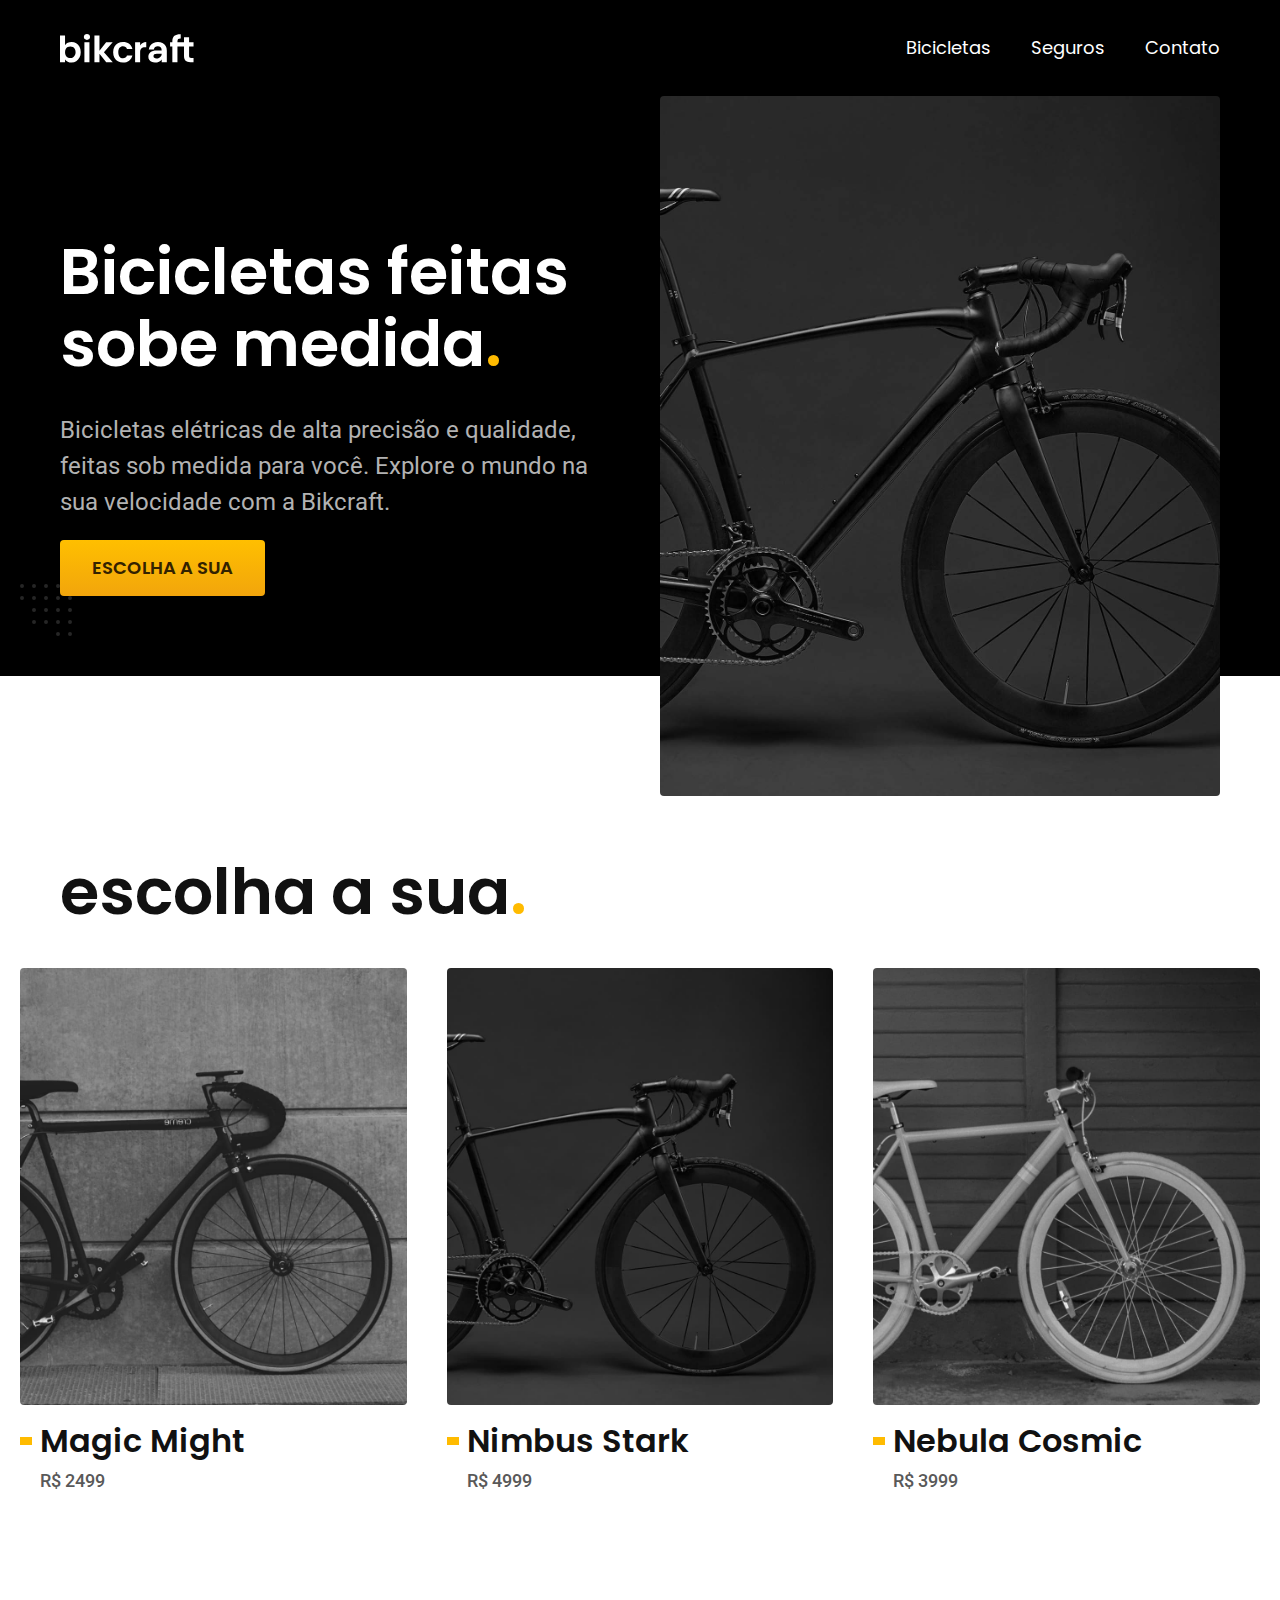
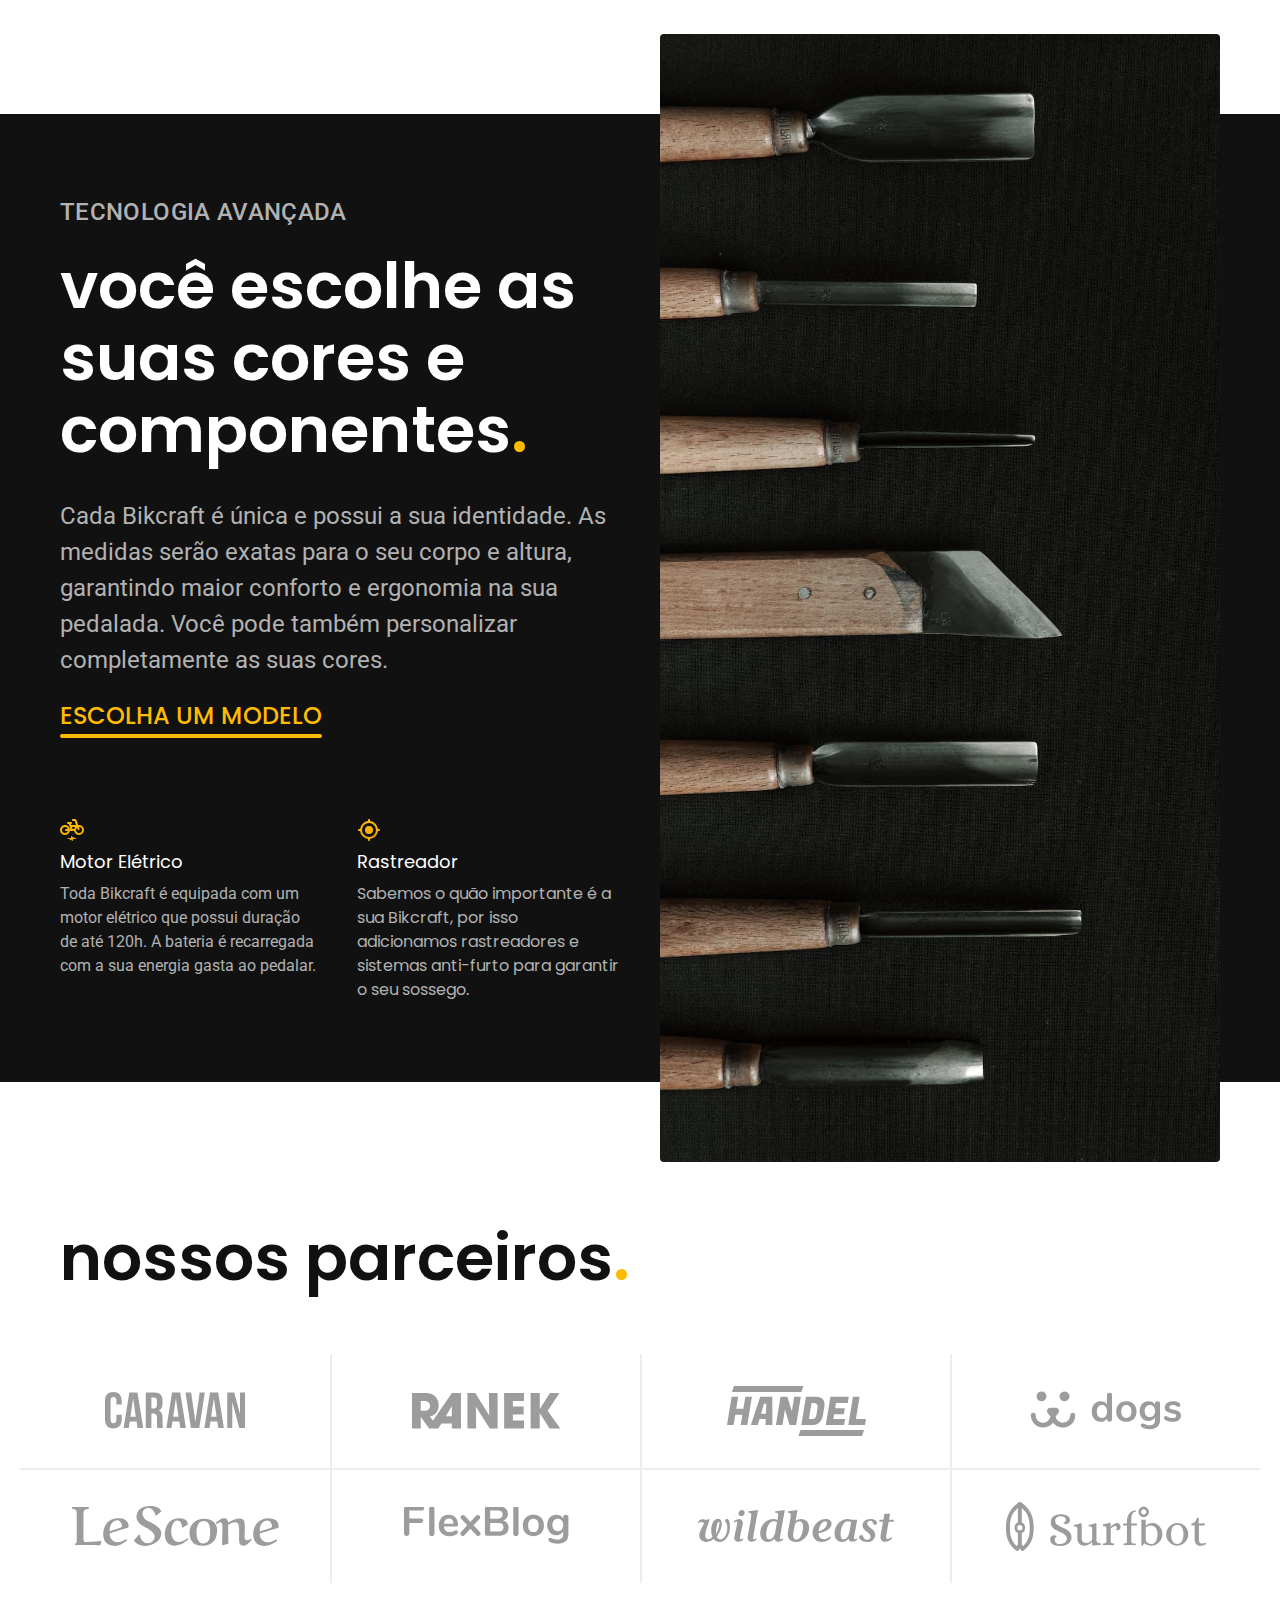
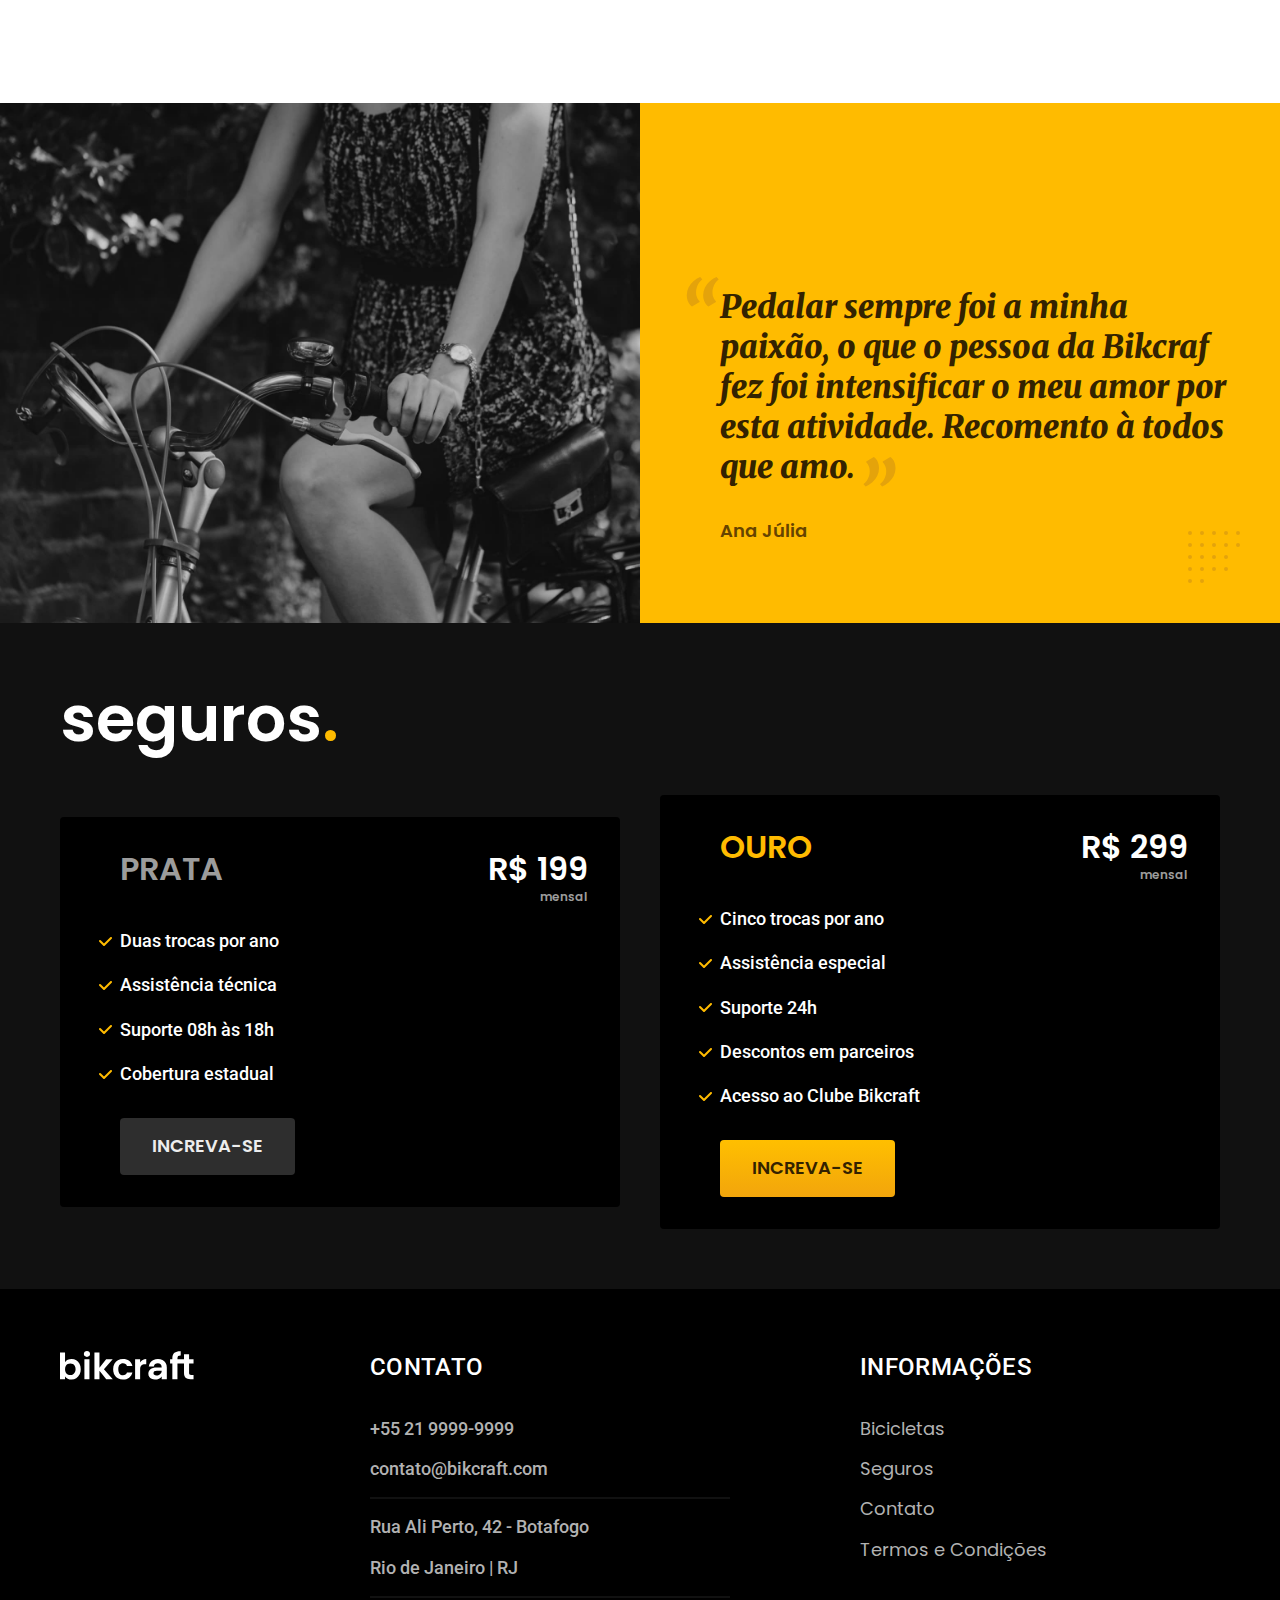
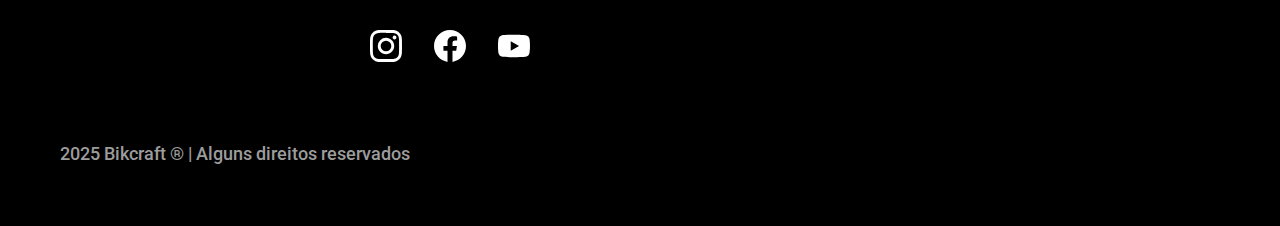
<file: index.html>
<!DOCTYPE html>
<html lang="pt-br">

<head>
  <meta charset="UTF-8">
  <meta name="viewport" content="width=device-width, initial-scale=1.0">

  <title>Bikcraft - Bicicletas Elétricas</title>
  <meta name="description" content="Bicicletas elétricas de alta precisão e qualidade feitas sobe medida para o cliente. Explore o mundo na sua velocidade com a Bikcraft.">

  <link rel="preload" href="./css/style.css" as="style">
  <link rel="stylesheet" href="./css/style.css">

  <link rel="icon" href="./favicon.svg" type="image/svg+xml">

  <link rel="preconnect" href="https://fonts.googleapis.com">
  <link rel="preconnect" href="https://fonts.gstatic.com" crossorigin>
  <link href="https://fonts.googleapis.com/css2?family=Merriweather:ital,opsz,wdth,wght@1,18..144,87..112,900&family=Poppins:wght@400;600&family=Roboto:ital,wght@0,100..900;1,100..900&display=swap" rel="stylesheet">
</head>

<body>
  <header class="header-bg">
    <div class="header container">
      <a href="./">
        <img src="./img/bikcraft.svg" width="136" height="32" alt="Bikcraft">
      </a>

      <nav aria-label="primaria">
        <ul class="header-menu font-1-m cor-0">
          <li><a href="./bicicletas.html">Bicicletas</a></li>
          <li><a href="./seguros.html">Seguros</a></li>
          <li><a href="./contato.html">Contato</a></li>
        </ul>
      </nav>
    </div>
  </header>

  <main class="introducao-bg">
    <div class="introducao container">
      <div class="introducao-conteudo">
        <h1 class="font-1-xxl cor-0">Bicicletas feitas sobe medida<span class="cor-p1">.</span></h1>
        <p class="font-2-l cor-5">Bicicletas elétricas de alta precisão e qualidade, feitas sob medida para você. Explore o mundo na sua velocidade com a Bikcraft.</p>
        <a class="botao" href="./bicicletas.html">Escolha a sua</a>
      </div>
      <picture>
        <source media="(max-width: 800px)" srcset="./img/bicicletas/nimbus.jpg">
        <img src="./img/fotos/introducao.jpg" width="1280" height="1600" alt="Bicicleta elétrica preta.">
      </picture>
    </div>
  </main>

  <article class="bicicletas-lista">
    <h2 class="container font-1-xxl">escolha a sua<span class="cor-p1">.</sapn>
    </h2>

    <ul>
      <li>
        <a href="./bicicletas/magic.html">
          <img src="./img/bicicletas/magic-home.jpg" width="920" height="1040" alt="Bicicleta preta">
          <h3 class="font-1-xl">Magic Might</h3>
          <span class="font-2-m cor-8">R$ 2499</span>
        </a>
      </li>

      <li>
        <a href="./bicicletas/nimbus.html">
          <img src="./img/bicicletas/nimbus-home.jpg" width="920" height="1040" alt="Bicicleta preta">
          <h3 class="font-1-xl">Nimbus Stark</h3>
          <span class="font-2-m cor-8">R$ 4999</span>
        </a>
      </li>

      <li>
        <a href="./bicicletas/nebula.html">
          <img src="./img/bicicletas/nebula-home.jpg" width="920" height="1040" alt="Bicicleta preta">
          <h3 class="font-1-xl">Nebula Cosmic</h3>
          <span class="font-2-m cor-8">R$ 3999</span>
        </a>
      </li>
    </ul>
  </article>

  <article class="tecnologia-bg">
    <div class="tecnologia container">
      <div class="tecnologia-conteudo">
        <span class="font-2-l-b cor-5">Tecnologia Avançada</span>
        <h2 class="font-1-xxl cor-0">você escolhe as suas cores e componentes<span class="cor-p1">.</span></h2>
        <p class="font-2-l cor-5">Cada Bikcraft é única e possui a sua identidade. As medidas serão exatas para o seu corpo e altura, garantindo maior conforto e ergonomia na sua pedalada. Você pode também personalizar completamente as suas cores.</p>
        <a class="link" href="./bicicletas.html">Escolha um modelo</a>
        <div class="tecnologia-vantagens">
          <div>
            <img src="./img/icones/eletrica.svg" width="24" height="24" alt="">
            <h3 class="font-1-m cor-0">Motor Elétrico</h3>
            <p class="font-2-s cor-5">Toda Bikcraft é equipada com um motor elétrico que possui duração de até 120h. A bateria é recarregada com a sua energia gasta ao pedalar.</p>
          </div>
          <div>
            <img src="./img/icones/rastreador.svg" width="24" height="24" alt="">
            <h3 class="font-1-m cor-0">Rastreador</h3>
            <p class="font-1-s cor-5">Sabemos o quão importante é a sua Bikcraft, por isso adicionamos rastreadores e sistemas anti-furto para garantir o seu sossego.</p>
          </div>
        </div>
      </div>
      <div class="tecnologia-imagem">
        <img src="./img/fotos/tecnologia.jpg" width="1200" height="1920" alt="">
      </div>
    </div>
  </article>

  <section class="parceiros" aria-label="Nossos Parceiros">
    <h2 class="container font-1-xxl">nossos parceiros<span class="cor-p1">.</sapn>
    </h2>

    <ul>
      <li><img src="./img/parceiros/caravan.svg" width="140" height="38" alt="caravan"></li>
      <li><img src="./img/parceiros/ranek.svg" width="149" height="36" alt="ranek"></li>
      <li><img src="./img/parceiros/handel.svg" width="139" height="50" alt="handel"></li>
      <li><img src="./img/parceiros/dogs.svg" width="152" height="39" alt="dogs"></li>
      <li><img src="./img/parceiros/lescone.svg" width="208" height="41" alt="lescone"></li>
      <li><img src="./img/parceiros/flexblog.svg" width="165" height="38" alt="flexblog"></li>
      <li><img src="./img/parceiros/wildbeast.svg" width="196" height="34" alt="wildbeast"></li>
      <li><img src="./img/parceiros/surfbot.svg" width="200" height="49" alt="surfbot"></li>
    </ul>
  </section>

  <section class="depoimento" aria-label="Depoimento">
    <div>
      <img src="./img/fotos/depoimento.jpg" width="1560" height="1360" alt="Pessoa pedalando uma bicicleta Bikcraft">
    </div>
    <div class="depoimento-conteudo">
      <blockquote class="font-1-xl cor-p5">
        <p>Pedalar sempre foi a minha paixão, o que o pessoa da Bikcraf fez foi intensificar o meu amor por esta atividade. Recomento à todos que amo.</p>
      </blockquote>
      <span class="font-1-m-b cor-p4">Ana Júlia</span>
    </div>
  </section>

  <article class="seguros-bg">
    <div class="seguros container">
      <h2 class="font-1-xxl cor-0">seguros<span class="cor-p1">.</span></h2>
      <div class="seguros-item">
        <h3 class="font-1-xl cor-6">PRATA</h3>
        <span class="font-1-xl cor-0">R$ 199 <span class="font-1-xs cor-6">mensal</span></span>
        <ul class="font-2-m cor-0">
          <li>Duas trocas por ano</li>
          <li>Assistência técnica</li>
          <li>Suporte 08h às 18h</li>
          <li>Cobertura estadual</li>
        </ul>
        <a class="botao secundario" href="./orcamento.html">Increva-se</a>
      </div>
      <div class="seguros-item">
        <h3 class="font-1-xl cor-p1">OURO</h3>
        <span class="font-1-xl cor-0">R$ 299 <span class="font-1-xs cor-6">mensal</span></span>
        <ul class="font-2-m cor-0">
          <li>Cinco trocas por ano</li>
          <li>Assistência especial</li>
          <li>Suporte 24h</li>
          <li>Descontos em parceiros</li>
          <li>Acesso ao Clube Bikcraft</li>
        </ul>
        <a class="botao" href="./orcamento.html">Increva-se</a>
      </div>
    </div>
  </article>

  <footer class="footer-bg">
    <div class="footer container">
      <img src="./img/bikcraft.svg" width="136" height="32" alt="Bikcraft">
      <div class="footer-contato">
        <h3 class="font-2-l-b cor-0">Contato</h3>
        <ul class="font-2-m cor-5">
          <li><a href="tel:+552199999999">+55 21 9999-9999</a></li>
          <li><a href="mailto:contato@bikcraft.com">contato@bikcraft.com</a></li>
          <li>Rua Ali Perto, 42 - Botafogo</li>
          <li>Rio de Janeiro | RJ</li>
        </ul>
        <div class="footer-redes">
          <a href="./">
            <img src="./img/redes/instagram.svg" width="32" height="32" alt="Instagram">
          </a>
          <a href="./">
            <img src="./img/redes/facebook.svg" width="32" height="32" alt="Facebook">
          </a>
          <a href="./">
            <img src="./img/redes/youtube.svg" width="32" height="32" alt="Youtube">
          </a>
        </div>
      </div>
      <div class="footer-informacoes">
        <h3 class="font-2-l-b cor-0">Informações</h3>
        <nav>
          <ul class="font-1-m cor-5">
            <li><a href="./bicicletas.html">Bicicletas</a></li>
            <li><a href="./seguros.html">Seguros</a></li>
            <li><a href="./contato.html">Contato</a></li>
            <li><a href="./termos.html">Termos e Condições</a></li>
          </ul>
        </nav>
      </div>
      <p class="footer-copy font-2-m cor-6">2025 Bikcraft ® | Alguns direitos reservados</p>
    </div>
  </footer>

</body>

</html>
</file>
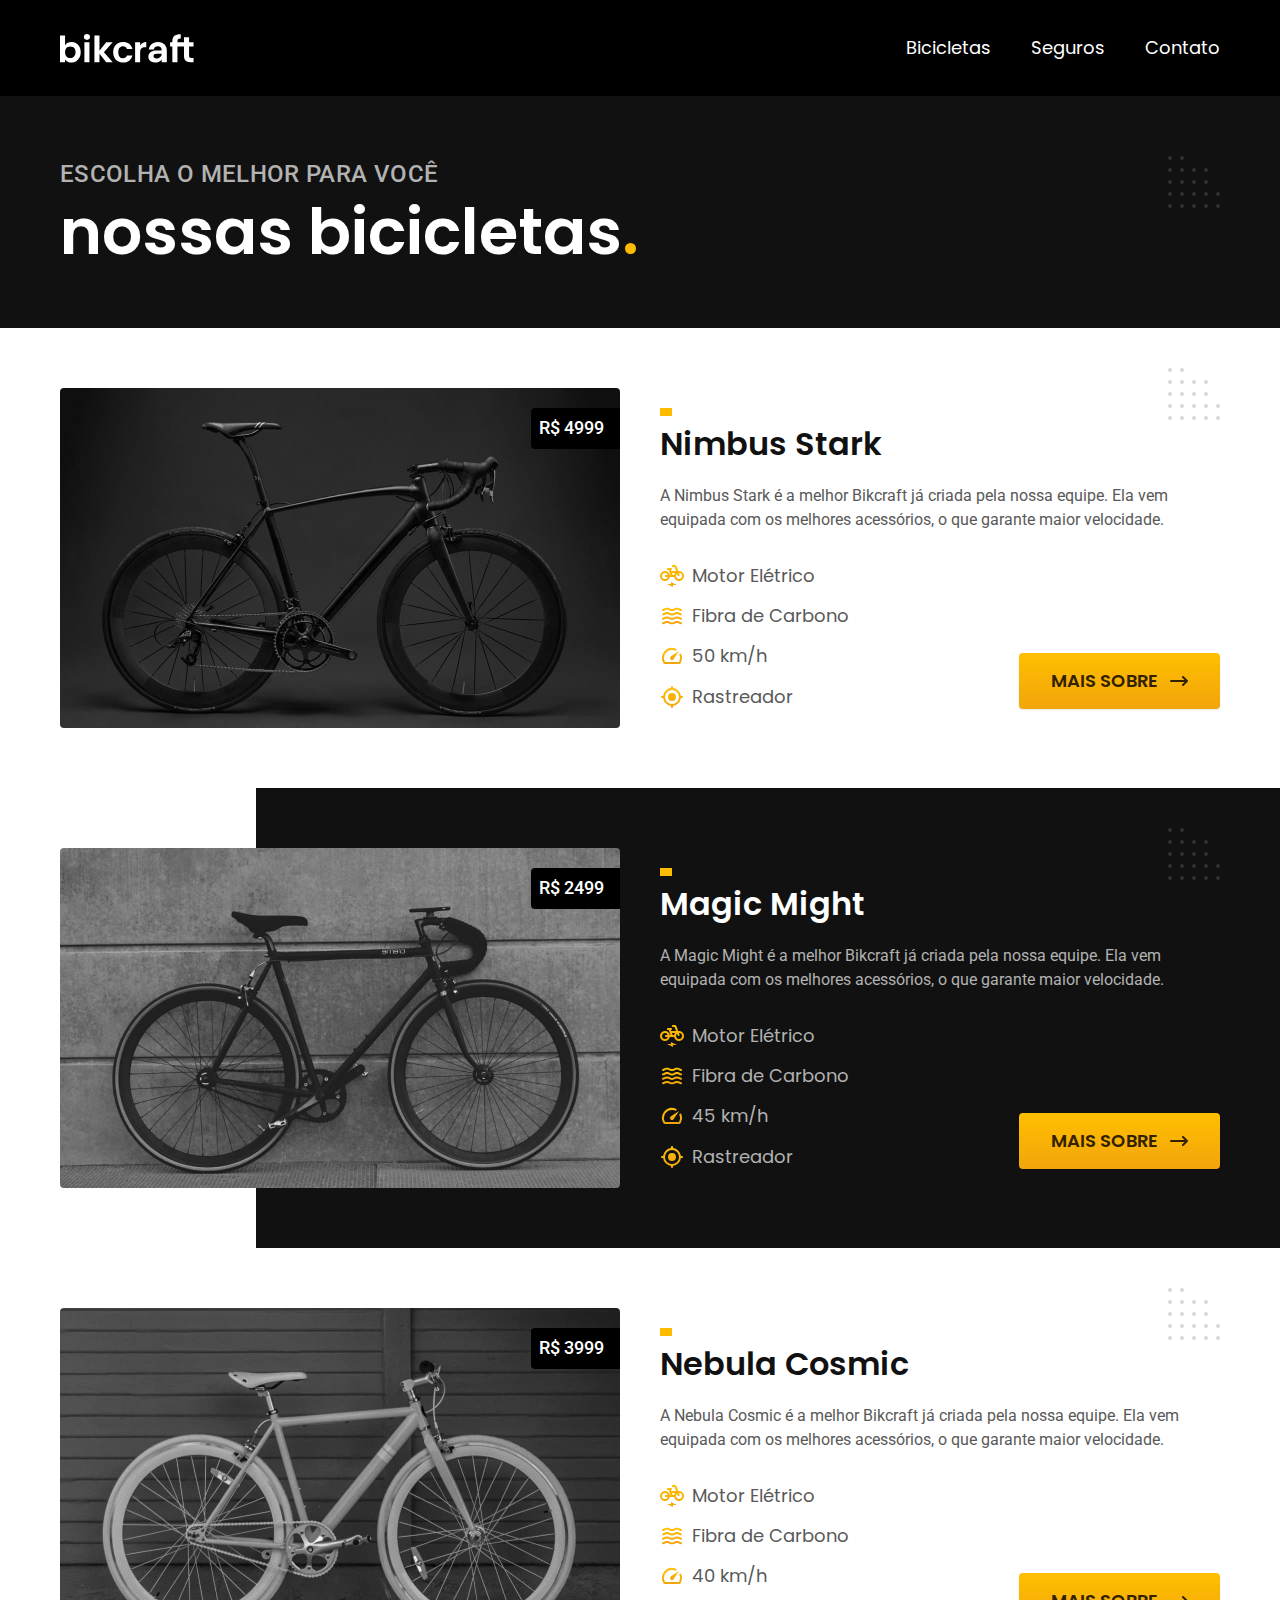
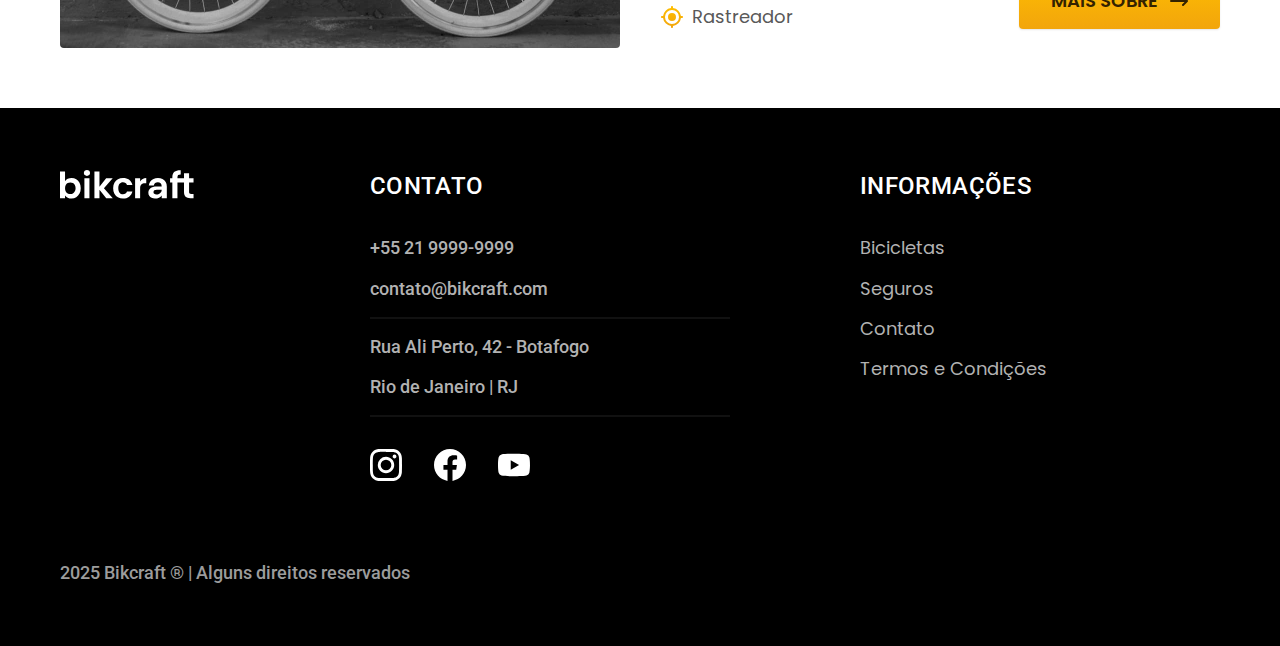
<file: bicicletas.html>
<!DOCTYPE html>
<html lang="pt-br">

<head>
  <meta charset="UTF-8">
  <meta name="viewport" content="width=device-width, initial-scale=1.0">

  <title>Termos e Condições | Bikcraft</title>
  <meta name="description" content="Termos e condições.">

  <link rel="preload" href="./css/style.css" as="style">
  <link rel="stylesheet" href="./css/style.css">

  <link rel="icon" href="./favicon.svg" type="image/svg+xml">

  <link rel="preconnect" href="https://fonts.googleapis.com">
  <link rel="preconnect" href="https://fonts.gstatic.com" crossorigin>
  <link href="https://fonts.googleapis.com/css2?family=Merriweather:ital,opsz,wdth,wght@1,18..144,87..112,900&family=Poppins:wght@400;600&family=Roboto:ital,wght@0,100..900;1,100..900&display=swap" rel="stylesheet">
</head>

<body id="bicicletas">
  <header class="header-bg">
    <div class="header container">
      <a href="./">
        <img src="./img/bikcraft.svg" alt="Bikcraft">
      </a>

      <nav aria-label="primaria">
        <ul class="header-menu font-1-m cor-0">
          <li><a href="./bicicletas.html">Bicicletas</a></li>
          <li><a href="./seguros.html">Seguros</a></li>
          <li><a href="./contato.html">Contato</a></li>
        </ul>
      </nav>
    </div>
  </header>

  <main>
    <div class="titulo-bg">
      <div class="titulo container">
        <p class="font-2-l-b cor-5">Escolha o melhor para você</p>
        <h1 class="font-1-xxl cor-0">nossas bicicletas<span class="cor-p1">.</span></h1>
      </div>
    </div>

    <!-- Bicicleta Nimbus Stark -->
    <div class="bicicletas container">
      <div class="bicicletas-imagem">
        <img src="./img/bicicletas/nimbus.jpg" alt="Bicicleta preta">
        <span class="font-2-m cor-0">R$ 4999</span>
      </div>
      <div class="bicicletas-conteudo">
        <h2 class="font-1-xl">Nimbus Stark</h2>
        <p class="font-2-s cor-8">A Nimbus Stark é a melhor Bikcraft já criada pela nossa equipe. Ela vem equipada com os melhores acessórios, o que garante maior velocidade.</p>
        <ul class="font-1-m cor-8">
          <li>
            <img src="./img/icones/eletrica.svg" alt="">
            Motor Elétrico
          </li>
          <li>
            <img src="./img/icones/carbono.svg" alt="">
            Fibra de Carbono
          </li>
          <li>
            <img src="./img/icones/velocidade.svg" alt="">
            50 km/h
          </li>
          <li>
            <img src="./img/icones/rastreador.svg" alt="">
            Rastreador
          </li>
        </ul>
        <a class="botao seta" href="./bicicletas/nimbus.html">Mais Sobre</a>
      </div>
    </div>

    <!-- Bicicleta Magic Might -->
    <div class="bicicletas-bg">
      <div class="bicicletas container">
        <div class="bicicletas-imagem">
          <img src="./img/bicicletas/magic.jpg" alt="Bicicleta preta">
          <span class="font-2-m cor-0">R$ 2499</span>
        </div>
        <div class="bicicletas-conteudo">
          <h2 class="font-1-xl cor-0">Magic Might</h2>
          <p class="font-2-s cor-5">A Magic Might é a melhor Bikcraft já criada pela nossa equipe. Ela vem equipada com os melhores acessórios, o que garante maior velocidade.</p>
          <ul class="font-1-m cor-5">
            <li>
              <img src="./img/icones/eletrica.svg" alt="">
              Motor Elétrico
            </li>
            <li>
              <img src="./img/icones/carbono.svg" alt="">
              Fibra de Carbono
            </li>
            <li>
              <img src="./img/icones/velocidade.svg" alt="">
              45 km/h
            </li>
            <li>
              <img src="./img/icones/rastreador.svg" alt="">
              Rastreador
            </li>
          </ul>
          <a class="botao seta" href="./bicicletas/magic.html">Mais Sobre</a>
        </div>
      </div>
    </div>

    <!-- Bicicleta Nebula Cosmic -->
    <div class="bicicletas container">
      <div class="bicicletas-imagem">
        <img src="./img/bicicletas/nebula.jpg" alt="Bicicleta preta">
        <span class="font-2-m cor-0">R$ 3999</span>
      </div>
      <div class="bicicletas-conteudo">
        <h2 class="font-1-xl">Nebula Cosmic</h2>
        <p class="font-2-s cor-8">A Nebula Cosmic é a melhor Bikcraft já criada pela nossa equipe. Ela vem equipada com os melhores acessórios, o que garante maior velocidade.</p>
        <ul class="font-1-m cor-8">
          <li>
            <img src="./img/icones/eletrica.svg" alt="">
            Motor Elétrico
          </li>
          <li>
            <img src="./img/icones/carbono.svg" alt="">
            Fibra de Carbono
          </li>
          <li>
            <img src="./img/icones/velocidade.svg" alt="">
            40 km/h
          </li>
          <li>
            <img src="./img/icones/rastreador.svg" alt="">
            Rastreador
          </li>
        </ul>
        <a class="botao seta" href="./bicicletas/nebula.html">Mais Sobre</a>
      </div>
    </div>
  </main>

  <footer class="footer-bg">
    <div class="footer container">
      <img src="./img/bikcraft.svg" alt="Bikcraft">
      <div class="footer-contato">
        <h3 class="font-2-l-b cor-0">Contato</h3>
        <ul class="font-2-m cor-5">
          <li><a href="tel:+552199999999">+55 21 9999-9999</a></li>
          <li><a href="mailto:contato@bikcraft.com">contato@bikcraft.com</a></li>
          <li>Rua Ali Perto, 42 - Botafogo</li>
          <li>Rio de Janeiro | RJ</li>
        </ul>
        <div class="footer-redes">
          <a href="./">
            <img src="./img/redes/instagram.svg" alt="Instagram">
          </a>
          <a href="./">
            <img src="./img/redes/facebook.svg" alt="Facebook">
          </a>
          <a href="./">
            <img src="./img/redes/youtube.svg" alt="Youtube">
          </a>
        </div>
      </div>
      <div class="footer-informacoes">
        <h3 class="font-2-l-b cor-0">Informações</h3>
        <nav>
          <ul class="font-1-m cor-5">
            <li><a href="./bicicletas.html">Bicicletas</a></li>
            <li><a href="./seguros.html">Seguros</a></li>
            <li><a href="./contato.html">Contato</a></li>
            <li><a href="./termos.html">Termos e Condições</a></li>
          </ul>
        </nav>
      </div>
      <p class="footer-copy font-2-m cor-6">2025 Bikcraft ® | Alguns direitos reservados</p>
    </div>
  </footer>

</body>

</html>
</file>
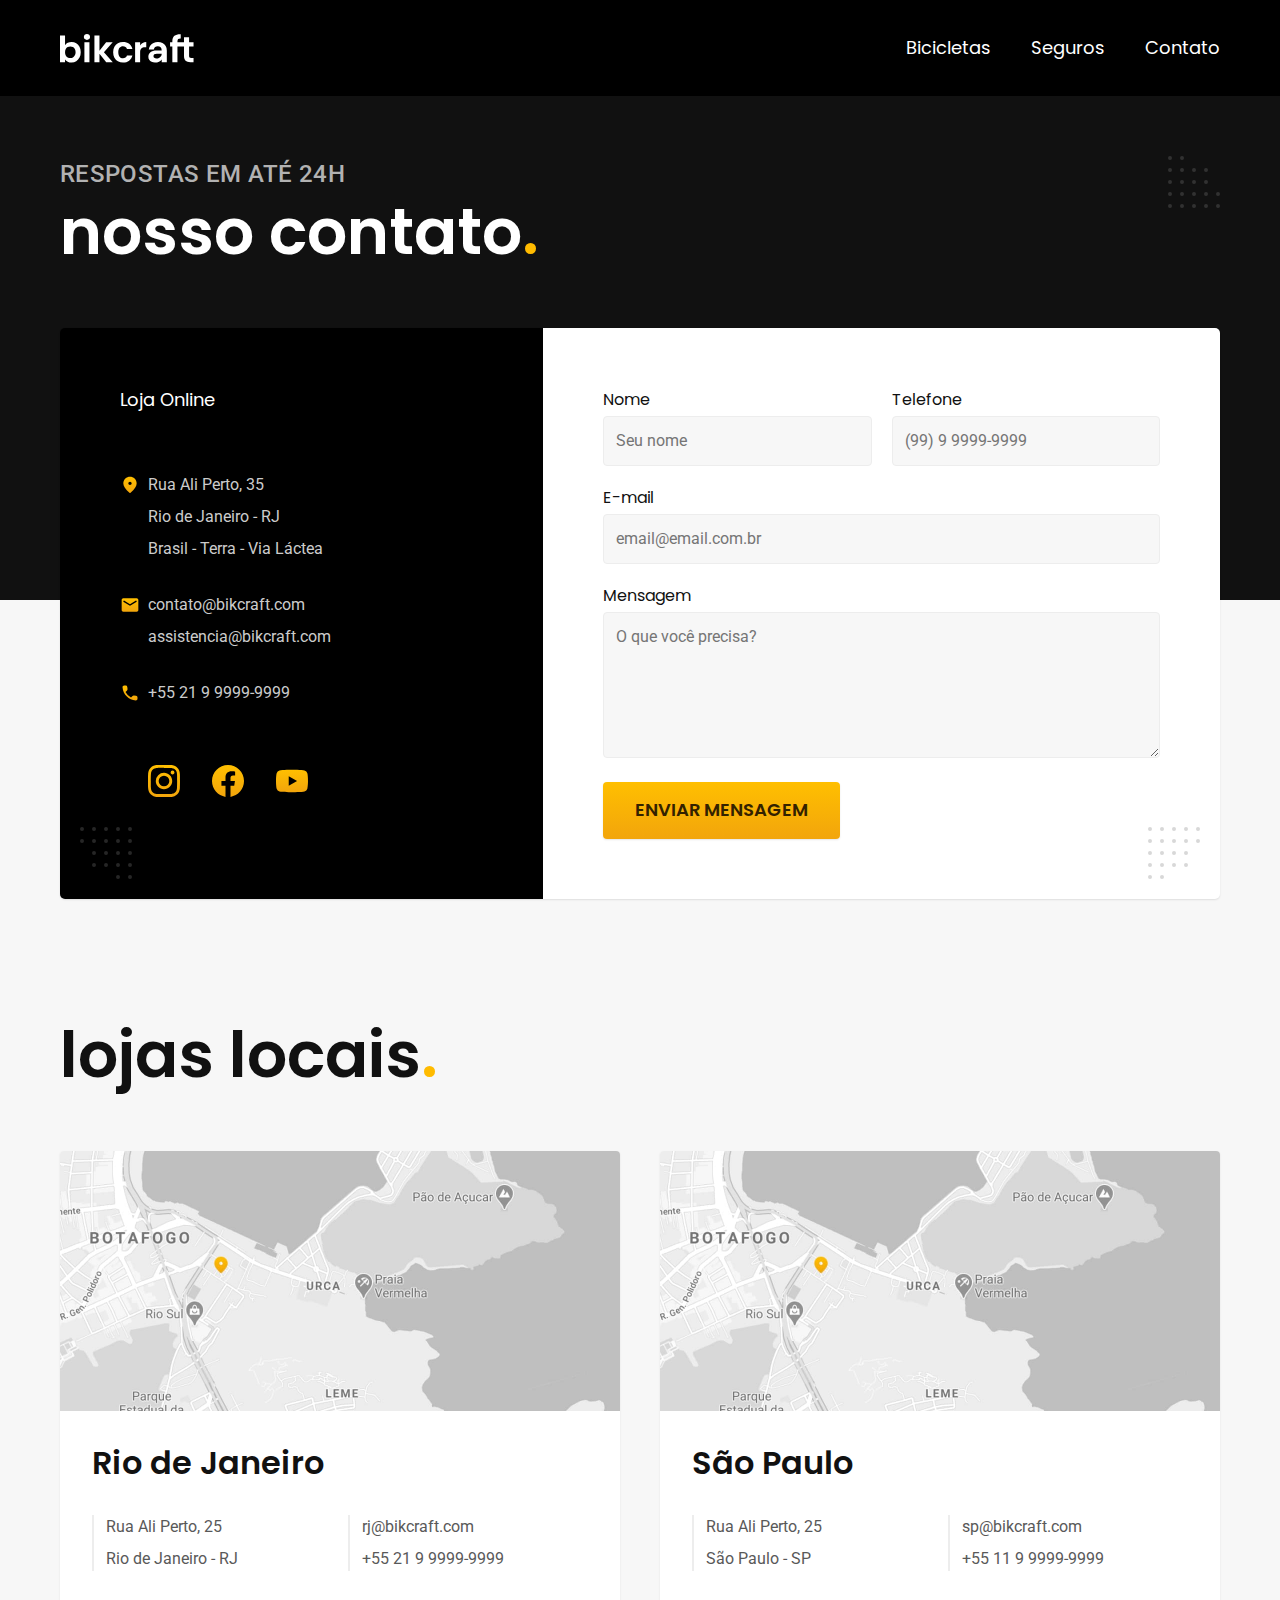
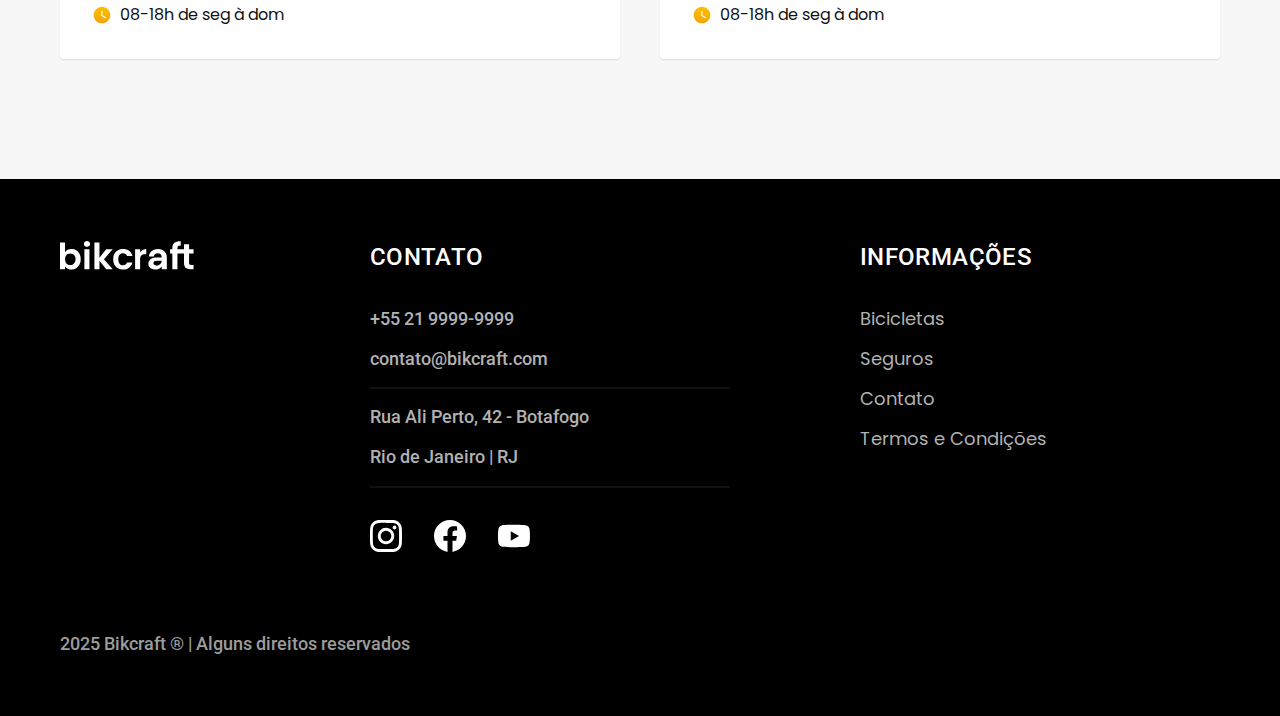
<file: contato.html>
<!DOCTYPE html>
<html lang="pt-br">

<head>
  <meta charset="UTF-8">
  <meta name="viewport" content="width=device-width, initial-scale=1.0">

  <title>Contato | Bikcraft</title>
  <meta name="description" content="Termos e condições.">

  <link rel="preload" href="./css/style.css" as="style">
  <link rel="stylesheet" href="./css/style.css">

  <link rel="icon" href="./favicon.svg" type="image/svg+xml">

  <link rel="preconnect" href="https://fonts.googleapis.com">
  <link rel="preconnect" href="https://fonts.gstatic.com" crossorigin>
  <link href="https://fonts.googleapis.com/css2?family=Merriweather:ital,opsz,wdth,wght@1,18..144,87..112,900&family=Poppins:wght@400;600&family=Roboto:ital,wght@0,100..900;1,100..900&display=swap" rel="stylesheet">
</head>

<body id="contato">
  <header class="header-bg">
    <div class="header container">
      <a href="./">
        <img src="./img/bikcraft.svg" alt="Bikcraft">
      </a>

      <nav aria-label="primaria">
        <ul class="header-menu font-1-m cor-0">
          <li><a href="./bicicletas.html">Bicicletas</a></li>
          <li><a href="./seguros.html">Seguros</a></li>
          <li><a href="./contato.html">Contato</a></li>
        </ul>
      </nav>
    </div>
  </header>

  <main>
    <div class="titulo-bg">
      <div class="titulo container">
        <p class="font-2-l-b cor-5">Respostas em até 24h</p>
        <h1 class="font-1-xxl cor-0">nosso contato<span class="cor-p1">.</span></h1>
      </div>
    </div>

    <div class="contato container">
      <section class="contato-dados" aria-label="Endereço">
        <h2 class="font-1-m cor-0">Loja Online</h2>
        <div class="contato-endereco font-2-s cor-4">
          <p>Rua Ali Perto, 35</p>
          <p>Rio de Janeiro - RJ</p>
          <p>Brasil - Terra - Via Láctea</p>
        </div>
        <address class="contato-meios font-2-s cor-4">
          <a href="mailto:contato@bikcraft.com">contato@bikcraft.com</a>
          <a href="mailto:assistencia@bikcraft.com">assistencia@bikcraft.com</a>
          <a href="tel:+5521999999999">+55 21 9 9999-9999</a>
        </address>
        <div class="contato-redes">
          <a href="./">
            <img src="./img/redes/instagram-p.svg" alt="Instagram">
          </a>
          <a href="./">
            <img src="./img/redes/facebook-p.svg" alt="Facebook">
          </a>
          <a href="./">
            <img src="./img/redes/youtube-p.svg" alt="Youtube">
          </a>
        </div>
      </section>
      <section class="contato-formulario" aria-label="Formulário">
        <form class="form" action="./contato.html">
          <div>
            <label for="nome">Nome</label>
            <input type="text" id="nome" name="nome" placeholder="Seu nome">
          </div>
          <div>
            <label for="telefone">Telefone</label>
            <input type="text" id="telefone" name="telefone" placeholder="(99) 9 9999-9999">
          </div>
          <div class="col-2">
            <label for="email">E-mail</label>
            <input type="email" id="email" name="email" placeholder="email@email.com.br">
          </div>
          <div class="col-2">
            <label for="mensagem">Mensagem</label>
            <textarea rows="5" id="mensagem" name="mensagem" placeholder="O que você precisa?"></textarea>
          </div>
          <button class="botao col-2">Enviar Mensagem</button>
        </form>
      </section>
    </div>
  </main>

  <article class="lojas container">
    <h2 class="font-1-xxl">lojas locais<span class="cor-p1">.</span></h2>
    <div class="lojas-item">
      <img src="./img/lojas/rj.jpg" alt="Mapa marcando o endereço em Rua Ali Perto, 25 - Rio de Janeiro - RJ">
      <div class="lojas-conteudo">
        <h3 class="font-1-xl">Rio de Janeiro</h3>
        <div class="lojas-dados font-2-s cor-8">
          <p>Rua Ali Perto, 25</p>
          <p>Rio de Janeiro - RJ</p>
        </div>
        <div class="lojas-dados font-2-s cor-8">
          <a href="mailto:rj@bikcraft.com">rj@bikcraft.com</a>
          <a href="tel:+5521999999999">+55 21 9 9999-9999</a>
        </div>
        <p class="lojas-tempo font-1-s"><img src="./img/icones/horario.svg" alt=""> 08-18h de seg à dom</p>
      </div>
    </div>
    <div class="lojas-item">
      <img src="./img/lojas/rj.jpg" alt="Mapa marcando o endereço em Rua Ali Perto, 25 - São Paulo - SP">
      <div class="lojas-conteudo">
        <h3 class="font-1-xl">São Paulo</h3>
        <div class="lojas-dados font-2-s cor-8">
          <p>Rua Ali Perto, 25</p>
          <p>São Paulo - SP</p>
        </div>
        <div class="lojas-dados font-2-s cor-8">
          <a href="mailto:sp@bikcraft.com">sp@bikcraft.com</a>
          <a href="tel:+5521999999999">+55 11 9 9999-9999</a>
        </div>
        <p class="lojas-tempo font-1-s"><img src="./img/icones/horario.svg" alt=""> 08-18h de seg à dom</p>
      </div>
    </div>
  </article>

  <footer class="footer-bg">
    <div class="footer container">
      <img src="./img/bikcraft.svg" alt="Bikcraft">
      <div class="footer-contato">
        <h3 class="font-2-l-b cor-0">Contato</h3>
        <ul class="font-2-m cor-5">
          <li><a href="tel:+552199999999">+55 21 9999-9999</a></li>
          <li><a href="mailto:contato@bikcraft.com">contato@bikcraft.com</a></li>
          <li>Rua Ali Perto, 42 - Botafogo</li>
          <li>Rio de Janeiro | RJ</li>
        </ul>
        <div class="footer-redes">
          <a href="./">
            <img src="./img/redes/instagram.svg" alt="Instagram">
          </a>
          <a href="./">
            <img src="./img/redes/facebook.svg" alt="Facebook">
          </a>
          <a href="./">
            <img src="./img/redes/youtube.svg" alt="Youtube">
          </a>
        </div>
      </div>
      <div class="footer-informacoes">
        <h3 class="font-2-l-b cor-0">Informações</h3>
        <nav>
          <ul class="font-1-m cor-5">
            <li><a href="./bicicletas.html">Bicicletas</a></li>
            <li><a href="./seguros.html">Seguros</a></li>
            <li><a href="./contato.html">Contato</a></li>
            <li><a href="./termos.html">Termos e Condições</a></li>
          </ul>
        </nav>
      </div>
      <p class="footer-copy font-2-m cor-6">2025 Bikcraft ® | Alguns direitos reservados</p>
    </div>
  </footer>

</body>

</html>
</file>
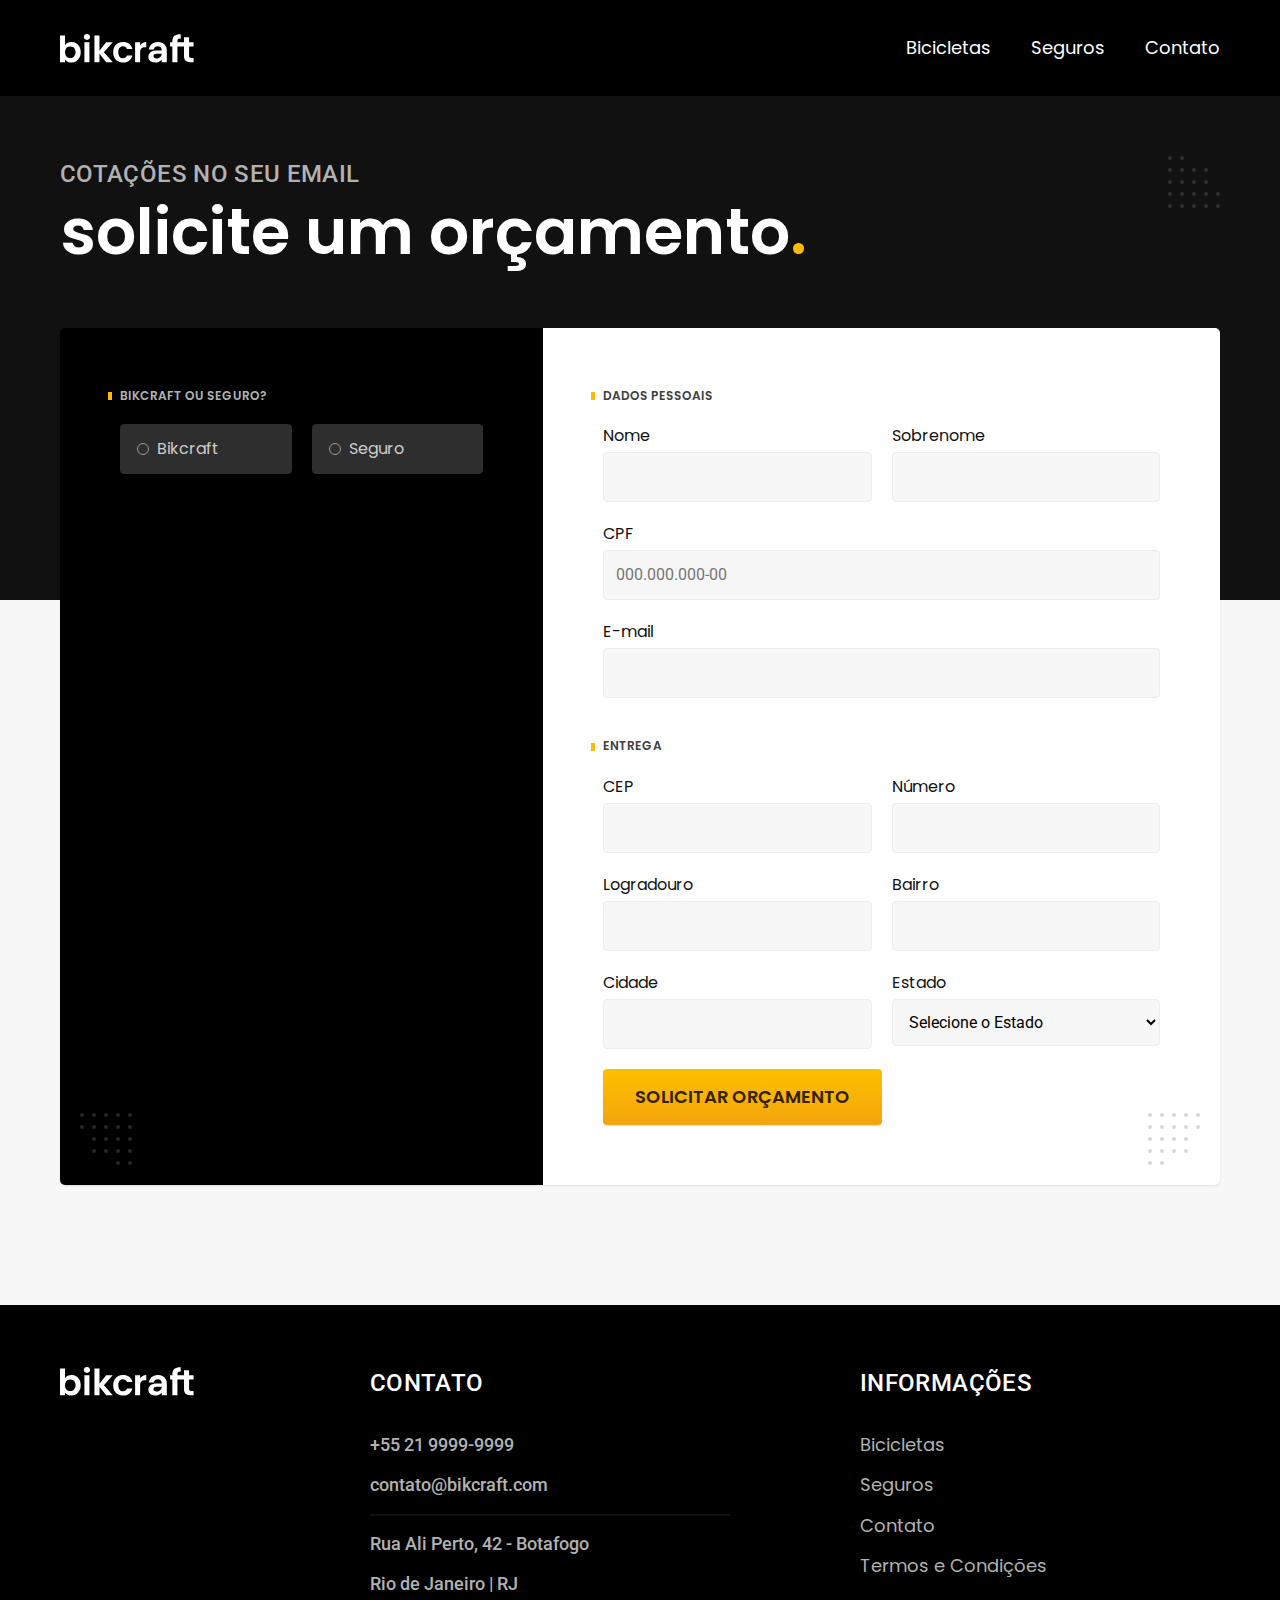
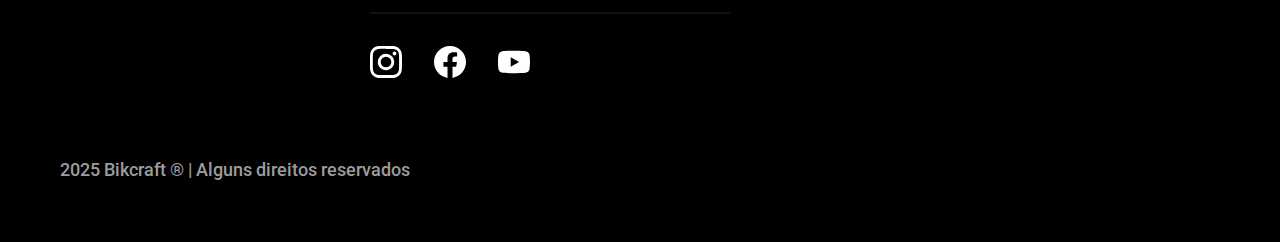
<file: orcamento.html>
<!DOCTYPE html>
<html lang="pt-br">

<head>
  <meta charset="UTF-8">
  <meta name="viewport" content="width=device-width, initial-scale=1.0">

  <title>Orçamento | Bikcraft</title>
  <meta name="description" content="Termos e condições.">

  <link rel="preload" href="./css/style.css" as="style">
  <link rel="stylesheet" href="./css/style.css">

  <link rel="icon" href="./favicon.svg" type="image/svg+xml">

  <link rel="preconnect" href="https://fonts.googleapis.com">
  <link rel="preconnect" href="https://fonts.gstatic.com" crossorigin>
  <link href="https://fonts.googleapis.com/css2?family=Merriweather:ital,opsz,wdth,wght@1,18..144,87..112,900&family=Poppins:wght@400;600&family=Roboto:ital,wght@0,100..900;1,100..900&display=swap" rel="stylesheet">
</head>

<body id="orcamento">
  <header class="header-bg">
    <div class="header container">
      <a href="./">
        <img src="./img/bikcraft.svg" alt="Bikcraft">
      </a>

      <nav aria-label="primaria">
        <ul class="header-menu font-1-m cor-0">
          <li><a href="./bicicletas.html">Bicicletas</a></li>
          <li><a href="./seguros.html">Seguros</a></li>
          <li><a href="./contato.html">Contato</a></li>
        </ul>
      </nav>
    </div>
  </header>

  <main>
    <div class="titulo-bg">
      <div class="titulo container">
        <p class="font-2-l-b cor-5">Cotações no seu email</p>
        <h1 class="font-1-xxl cor-0">solicite um orçamento<span class="cor-p1">.</span></h1>
      </div>
    </div>

    <form class="orcamento container" action="./">
      <div class="orcamento-produto">
        <h2 class="font-1-xs cor-5">Bikcraft ou Seguro?</h2>

        <input type="radio" name="tipo" value="bikcraft" id="bikcraft">
        <label for="bikcraft">Bikcraft</label>

        <input type="radio" name="tipo" value="seguro" id="seguro">
        <label for="seguro">Seguro</label>

        <div class="orcamento-conteudo" id="orcamento-bikcraft">
          <h2 class="font-1-xs cor-5">Escolha a sua</h2>

          <input type="radio" name="produto" value="nimbus" id="nimbus">
          <label for="nimbus">Nimbus Stark <span>R$ 4999</span></label>
          <div class="orcamento-detalhes">
            <ul class="font-1-xs cor-8">
              <li><img src="./img/icones/eletrica.svg" alt="">Motor Elétrico</li>
              <li><img src="./img/icones/carbono.svg" alt="">Fibra de Carbono</li>
              <li><img src="./img/icones/velocidade.svg" alt="">50 km/h</li>
              <li><img src="./img/icones/rastreador.svg" alt="">Rastreador</li>
            </ul>
            <img src="./img/bicicletas/nimbus.jpg" alt="Bicicleta Preta">
          </div>

          <input type="radio" name="produto" value="magic" id="magic">
          <label for="magic">Magic Might <span>R$ 2499</span></label>
          <div class="orcamento-detalhes">
            <ul class="font-1-xs cor-8">
              <li><img src="./img/icones/eletrica.svg" alt="">Motor Elétrico</li>
              <li><img src="./img/icones/carbono.svg" alt="">Fibra de Carbono</li>
              <li><img src="./img/icones/velocidade.svg" alt="">45 km/h</li>
              <li><img src="./img/icones/rastreador.svg" alt="">Rastreador</li>
            </ul>
            <img src="./img/bicicletas/magic.jpg" alt="Bicicleta Preta">
          </div>

          <input type="radio" name="produto" value="nebula" id="nebula">
          <label for="nebula">Nebula Cosmic <span>R$ 3999</span></label>
        </div>
        <div class="orcamento-detalhes">
          <ul class="font-1-xs cor-8">
            <li><img src="./img/icones/eletrica.svg" alt="">Motor Elétrico</li>
            <li><img src="./img/icones/carbono.svg" alt="">Fibra de Carbono</li>
            <li><img src="./img/icones/velocidade.svg" alt="">40 km/h</li>
            <li><img src="./img/icones/rastreador.svg" alt="">Rastreador</li>
          </ul>
          <img src="./img/bicicletas/nebula.jpg" alt="Bicicleta Preta">
        </div>

        <div class="orcamento-conteudo" id="orcamento-seguro">
          <h2 class="font-1-xs cor-5">Escolha o plano</h2>

          <input type="radio" name="produto" value="prata" id="prata">
          <label for="prata">Prata <span>R$ 199</span></label>

          <input type="radio" name="produto" value="ouro" id="ouro">
          <label for="ouro">Ouro <span>R$ 299</span></label>
        </div>
      </div>

      <div class="orcamento-dados form">
        <h2 class="font-1-xs cor-9 col-2">dados pessoais</h2>
        <div>
          <label for="nome">Nome</label>
          <input type="text" id="nome" name="nome">
        </div>
        <div>
          <label for="sobrenome">Sobrenome</label>
          <input type="text" id="sobrenome" name="sobrenome">
        </div>
        <div class="col-2">
          <label for="cpf">CPF</label>
          <input type="text" id="cpf" name="cpf" placeholder="000.000.000-00">
        </div>
        <div class="col-2">
          <label for="email">E-mail</label>
          <input type="email" id="email" name="email">
        </div>
        <h2 class="font-1-xs cor-9 col-2">entrega</h2>
        <div>
          <label for="cep">CEP</label>
          <input type="text" id="cep" name="cep">
        </div>
        <div>
          <label for="numero">Número</label>
          <input type="text" id="numero" name="numero">
        </div>
        <div>
          <label for="logradouro">Logradouro</label>
          <input type="text" id="logradouro" name="logradouro">
        </div>
        <div>
          <label for="bairro">Bairro</label>
          <input type="text" id="bairro" name="bairro">
        </div>
        <div>
          <label for="cidade">Cidade</label>
          <input type="text" id="cidade" name="cidade">
        </div>
        <div>
          <label for="estado">Estado</label>
          <select id="estado" name="estado">
            <option value="">Selecione o Estado</option>
            <option value="AC">Acre</option>
            <option value="AL">Alagoas</option>
            <option value="AP">Amapá</option>
            <option value="AM">Amazonas</option>
            <option value="BA">Bahia</option>
            <option value="CE">Ceará</option>
            <option value="DF">Distrito Federal</option>
            <option value="ES">Espírito Santo</option>
            <option value="GO">Goiás</option>
            <option value="MA">Maranhão</option>
            <option value="MT">Mato Grosso</option>
            <option value="MS">Mato Grosso do Sul</option>
            <option value="MG">Minas Gerais</option>
            <option value="PA">Pará</option>
            <option value="PB">Paraíba</option>
            <option value="PR">Paraná</option>
            <option value="PE">Pernambuco</option>
            <option value="PI">Piauí</option>
            <option value="RJ">Rio de Janeiro</option>
            <option value="RN">Rio Grande do Norte</option>
            <option value="RS">Rio Grande do Sul</option>
            <option value="RO">Rondônia</option>
            <option value="RR">Roraima</option>
            <option value="SC">Santa Catarina</option>
            <option value="SP">São Paulo</option>
            <option value="SE">Sergipe</option>
            <option value="TO">Tocantins</option>
          </select>
        </div>
        <button class="botao col-2">Solicitar Orçamento</button>
      </div>
    </form>
  </main>

  <footer class="footer-bg">
    <div class="footer container">
      <img src="./img/bikcraft.svg" alt="Bikcraft">
      <div class="footer-contato">
        <h3 class="font-2-l-b cor-0">Contato</h3>
        <ul class="font-2-m cor-5">
          <li><a href="tel:+552199999999">+55 21 9999-9999</a></li>
          <li><a href="mailto:contato@bikcraft.com">contato@bikcraft.com</a></li>
          <li>Rua Ali Perto, 42 - Botafogo</li>
          <li>Rio de Janeiro | RJ</li>
        </ul>
        <div class="footer-redes">
          <a href="./">
            <img src="./img/redes/instagram.svg" alt="Instagram">
          </a>
          <a href="./">
            <img src="./img/redes/facebook.svg" alt="Facebook">
          </a>
          <a href="./">
            <img src="./img/redes/youtube.svg" alt="Youtube">
          </a>
        </div>
      </div>
      <div class="footer-informacoes">
        <h3 class="font-2-l-b cor-0">Informações</h3>
        <nav>
          <ul class="font-1-m cor-5">
            <li><a href="./bicicletas.html">Bicicletas</a></li>
            <li><a href="./seguros.html">Seguros</a></li>
            <li><a href="./contato.html">Contato</a></li>
            <li><a href="./termos.html">Termos e Condições</a></li>
          </ul>
        </nav>
      </div>
      <p class="footer-copy font-2-m cor-6">2025 Bikcraft ® | Alguns direitos reservados</p>
    </div>
  </footer>

</body>

</html>
</file>
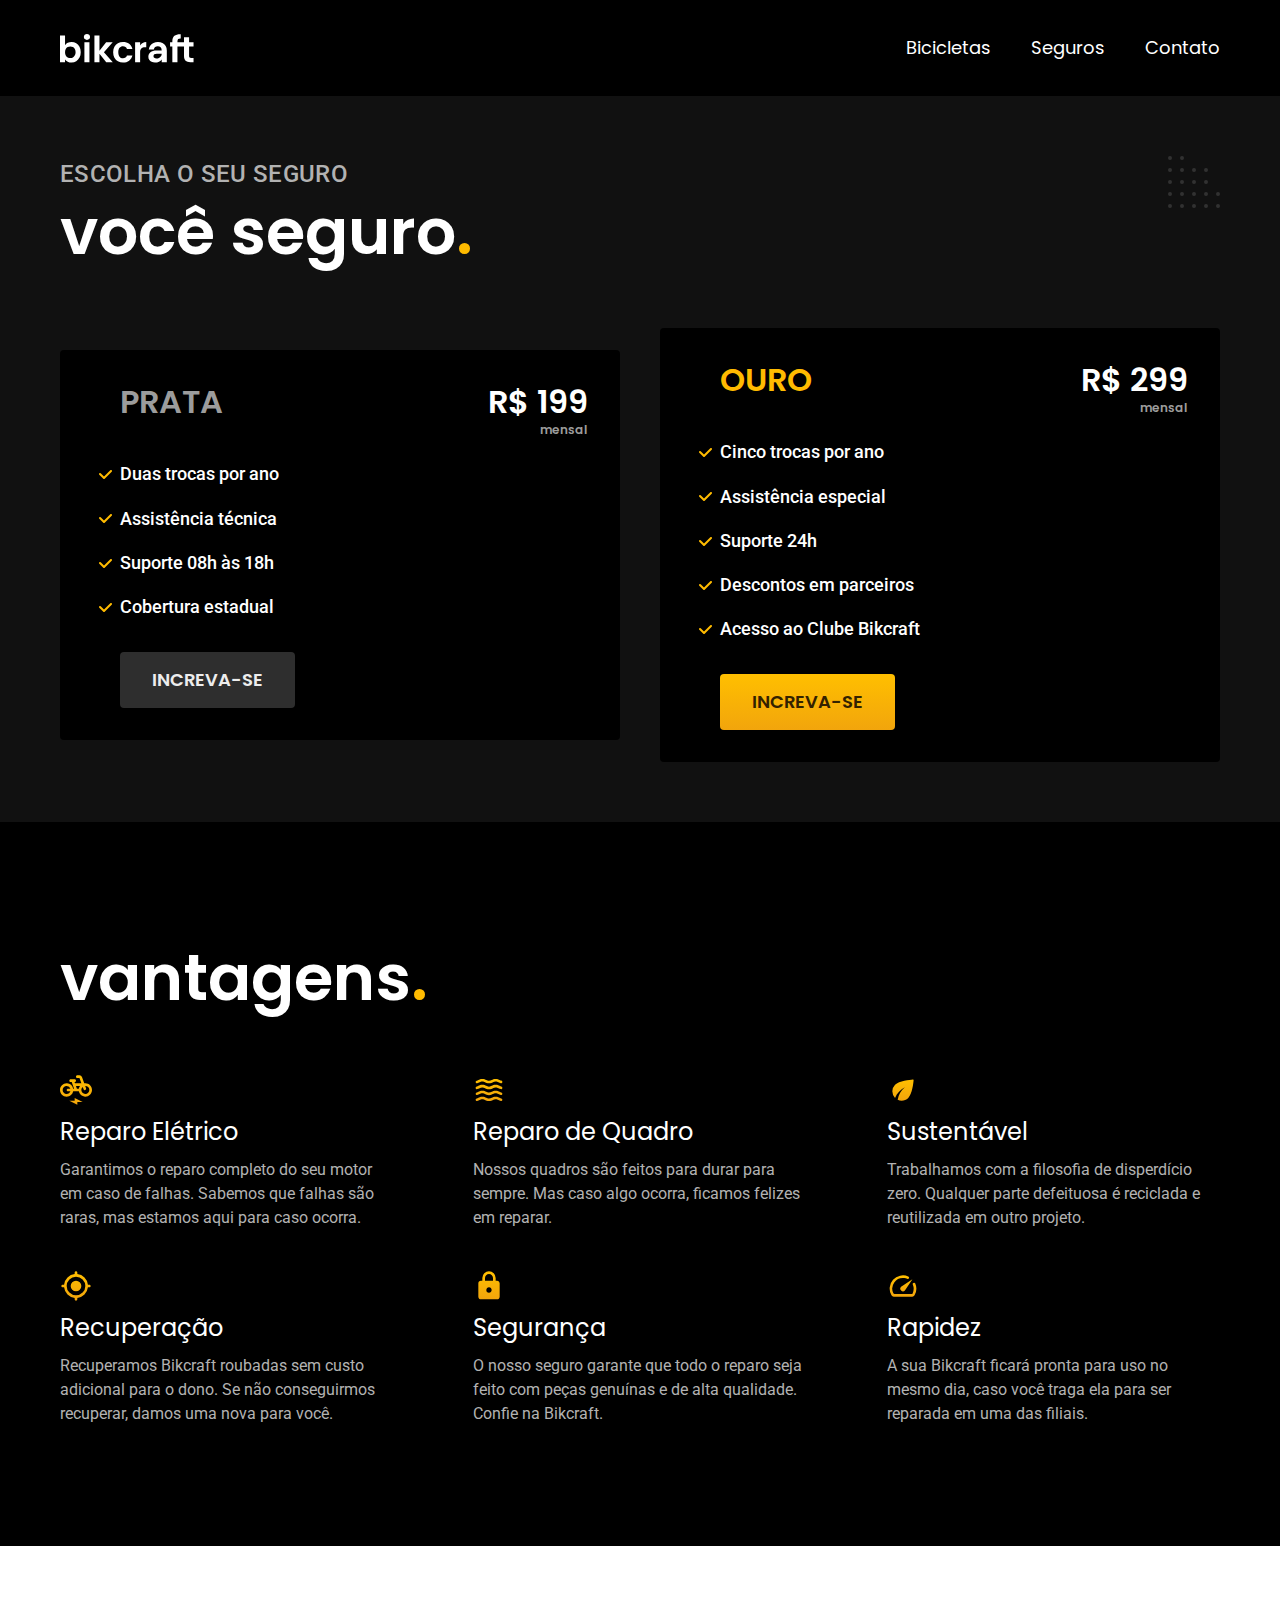
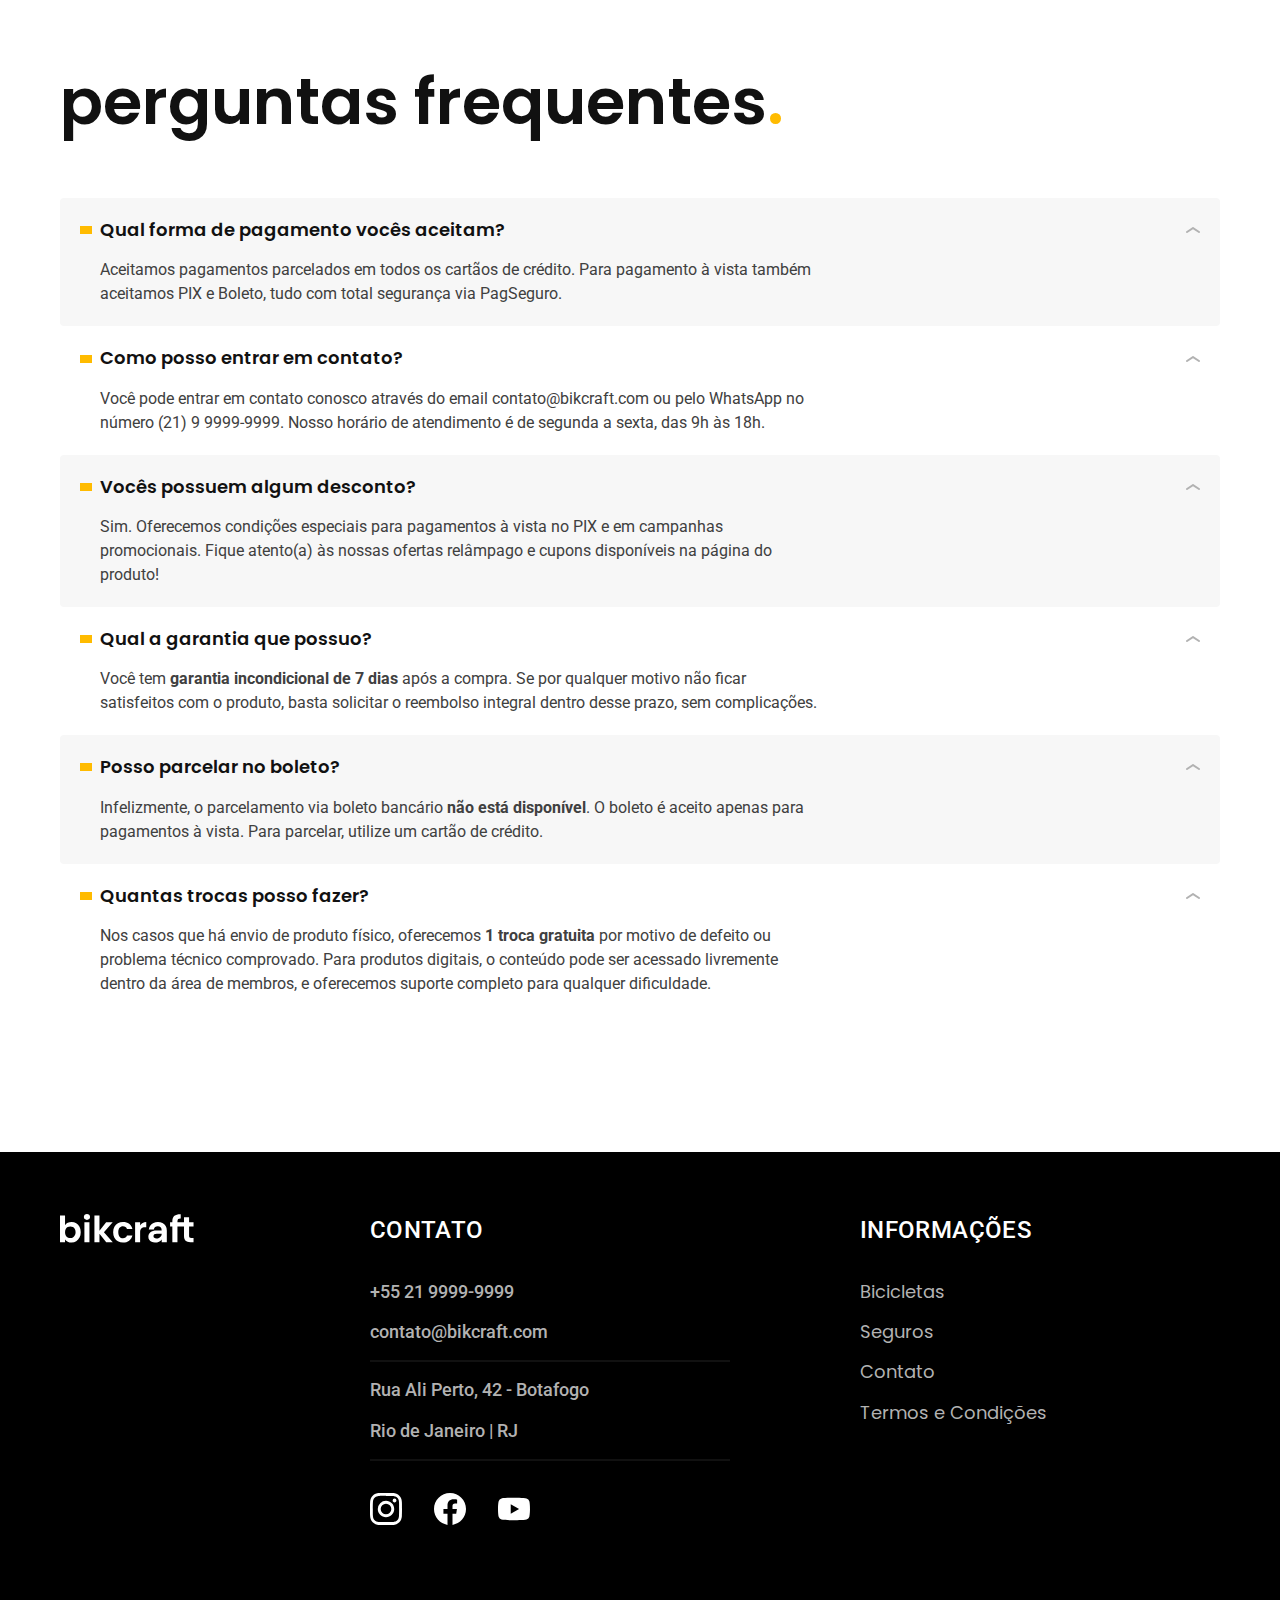
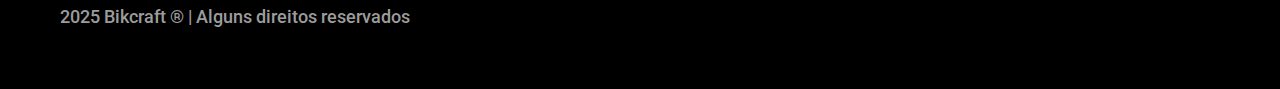
<file: seguros.html>
<!DOCTYPE html>
<html lang="pt-br">

<head>
  <meta charset="UTF-8">
  <meta name="viewport" content="width=device-width, initial-scale=1.0">

  <title>Termos e Condições | Bikcraft</title>
  <meta name="description" content="Termos e condições.">

  <link rel="preload" href="./css/style.css" as="style">
  <link rel="stylesheet" href="./css/style.css">

  <link rel="icon" href="./favicon.svg" type="image/svg+xml">

  <link rel="preconnect" href="https://fonts.googleapis.com">
  <link rel="preconnect" href="https://fonts.gstatic.com" crossorigin>
  <link href="https://fonts.googleapis.com/css2?family=Merriweather:ital,opsz,wdth,wght@1,18..144,87..112,900&family=Poppins:wght@400;600&family=Roboto:ital,wght@0,100..900;1,100..900&display=swap" rel="stylesheet">
</head>

<body id="seguros">
  <header class="header-bg">
    <div class="header container">
      <a href="./">
        <img src="./img/bikcraft.svg" alt="Bikcraft">
      </a>

      <nav aria-label="primaria">
        <ul class="header-menu font-1-m cor-0">
          <li><a href="./bicicletas.html">Bicicletas</a></li>
          <li><a href="./seguros.html">Seguros</a></li>
          <li><a href="./contato.html">Contato</a></li>
        </ul>
      </nav>
    </div>
  </header>

  <main class="seguros-bg">
    <div class="titulo-bg">
      <div class="titulo container">
        <p class="font-2-l-b cor-5">Escolha o seu seguro</p>
        <h1 class="font-1-xxl cor-0">você seguro<span class="cor-p1">.</span></h1>
      </div>
    </div>

    <div class="seguros container">
      <div class="seguros-item">
        <h3 class="font-1-xl cor-6">PRATA</h3>
        <span class="font-1-xl cor-0">R$ 199 <span class="font-1-xs cor-6">mensal</span></span>
        <ul class="font-2-m cor-0">
          <li>Duas trocas por ano</li>
          <li>Assistência técnica</li>
          <li>Suporte 08h às 18h</li>
          <li>Cobertura estadual</li>
        </ul>
        <a class="botao secundario" href="./orcamento.html">Increva-se</a>
      </div>
      <div class="seguros-item">
        <h3 class="font-1-xl cor-p1">OURO</h3>
        <span class="font-1-xl cor-0">R$ 299 <span class="font-1-xs cor-6">mensal</span></span>
        <ul class="font-2-m cor-0">
          <li>Cinco trocas por ano</li>
          <li>Assistência especial</li>
          <li>Suporte 24h</li>
          <li>Descontos em parceiros</li>
          <li>Acesso ao Clube Bikcraft</li>
        </ul>
        <a class="botao" href="./orcamento.html">Increva-se</a>
      </div>
    </div>
  </main>

  <article class="vantagens-bg">
    <div class="vantagens container">
      <h2 class="font-1-xxl cor-0">vantagens<span class="cor-p1">.</span></h2>
      <ul>
        <li>
          <img src="./img/icones/eletrica.svg" alt="">
          <h3 class="font-1-l cor-0">Reparo Elétrico</h3>
          <p class="font-2-s cor-5">Garantimos o reparo completo do seu motor em caso de falhas. Sabemos que falhas são raras, mas estamos aqui para caso ocorra.</p>
        </li>
        <li>
          <img src="./img/icones/carbono.svg" alt="">
          <h3 class="font-1-l cor-0">Reparo de Quadro</h3>
          <p class="font-2-s cor-5">Nossos quadros são feitos para durar para sempre. Mas caso algo ocorra, ficamos felizes em reparar.</p>
        </li>
        <li>
          <img src="./img/icones/sustentavel.svg" alt="">
          <h3 class="font-1-l cor-0">Sustentável</h3>
          <p class="font-2-s cor-5">Trabalhamos com a filosofia de disperdício zero. Qualquer parte defeituosa é reciclada e reutilizada em outro projeto.</p>
        </li>
        <li>
          <img src="./img/icones/rastreador.svg" alt="">
          <h3 class="font-1-l cor-0">Recuperação</h3>
          <p class="font-2-s cor-5">Recuperamos Bikcraft roubadas sem custo adicional para o dono. Se não conseguirmos recuperar, damos uma nova para você.</p>
        </li>
        <li>
          <img src="./img/icones/seguro.svg" alt="">
          <h3 class="font-1-l cor-0">Segurança</h3>
          <p class="font-2-s cor-5">O nosso seguro garante que todo o reparo seja feito com peças genuínas e de alta qualidade. Confie na Bikcraft.</p>
        </li>
        <li>
          <img src="./img/icones/velocidade.svg" alt="">
          <h3 class="font-1-l cor-0">Rapidez</h3>
          <p class="font-2-s cor-5">A sua Bikcraft ficará pronta para uso no mesmo dia, caso você traga ela para ser reparada em uma das filiais.</p>
        </li>
      </ul>
    </div>
  </article>

  <article class="perguntas container">
    <h2 class="font-1-xxl">perguntas frequentes<span class="cor-p1">.</span></h2>
    <dl>
      <div>
        <dt class="font-1-m-b">Qual forma de pagamento vocês aceitam?</dt>
        <dd class="font-2-s cor-9">Aceitamos pagamentos parcelados em todos os cartãos de crédito. Para pagamento à vista também aceitamos PIX e Boleto, tudo com total segurança via PagSeguro.</dd>
      </div>
      <div>
        <dt class="font-1-m-b">Como posso entrar em contato?</dt>
        <dd class="font-2-s cor-9">Você pode entrar em contato conosco através do email <a href="mailto:contato@bikcraft.com">contato@bikcraft.com</a> ou pelo WhatsApp no número <a href="https://wa.me/5521999999999">(21) 9 9999-9999</a>. Nosso horário de atendimento é de segunda a sexta, das 9h às 18h.</dd>
      </div>
      <div>
        <dt class="font-1-m-b">Vocês possuem algum desconto?</dt>
        <dd class="font-2-s cor-9">Sim. Oferecemos condições especiais para pagamentos à vista no PIX e em campanhas promocionais. Fique atento(a) às nossas ofertas relâmpago e cupons disponíveis na página do produto!</dd>
      </div>
      <div>
        <dt class="font-1-m-b">Qual a garantia que possuo?</dt>
        <dd class="font-2-s cor-9">Você tem <strong>garantia incondicional de 7 dias</strong> após a compra. Se por qualquer motivo não ficar satisfeitos com o produto, basta solicitar o reembolso integral dentro desse prazo, sem complicações.</dd>
      </div>
      <div>
        <dt class="font-1-m-b">Posso parcelar no boleto?</dt>
        <dd class="font-2-s cor-9">Infelizmente, o parcelamento via boleto bancário <strong>não está disponível</strong>. O boleto é aceito apenas para pagamentos à vista. Para parcelar, utilize um cartão de crédito.</dd>
      </div>
      <div>
        <dt class="font-1-m-b">Quantas trocas posso fazer?</dt>
        <dd class="font-2-s cor-9">Nos casos que há envio de produto físico, oferecemos <strong>1 troca gratuita</strong> por motivo de defeito ou problema técnico comprovado. Para produtos digitais, o conteúdo pode ser acessado livremente dentro da área de membros, e oferecemos suporte completo para qualquer dificuldade.</dd>
      </div>
    </dl>
  </article>

  <footer class="footer-bg">
    <div class="footer container">
      <img src="./img/bikcraft.svg" alt="Bikcraft">
      <div class="footer-contato">
        <h3 class="font-2-l-b cor-0">Contato</h3>
        <ul class="font-2-m cor-5">
          <li><a href="tel:+552199999999">+55 21 9999-9999</a></li>
          <li><a href="mailto:contato@bikcraft.com">contato@bikcraft.com</a></li>
          <li>Rua Ali Perto, 42 - Botafogo</li>
          <li>Rio de Janeiro | RJ</li>
        </ul>
        <div class="footer-redes">
          <a href="./">
            <img src="./img/redes/instagram.svg" alt="Instagram">
          </a>
          <a href="./">
            <img src="./img/redes/facebook.svg" alt="Facebook">
          </a>
          <a href="./">
            <img src="./img/redes/youtube.svg" alt="Youtube">
          </a>
        </div>
      </div>
      <div class="footer-informacoes">
        <h3 class="font-2-l-b cor-0">Informações</h3>
        <nav>
          <ul class="font-1-m cor-5">
            <li><a href="./bicicletas.html">Bicicletas</a></li>
            <li><a href="./seguros.html">Seguros</a></li>
            <li><a href="./contato.html">Contato</a></li>
            <li><a href="./termos.html">Termos e Condições</a></li>
          </ul>
        </nav>
      </div>
      <p class="footer-copy font-2-m cor-6">2025 Bikcraft ® | Alguns direitos reservados</p>
    </div>
  </footer>

</body>

</html>
</file>
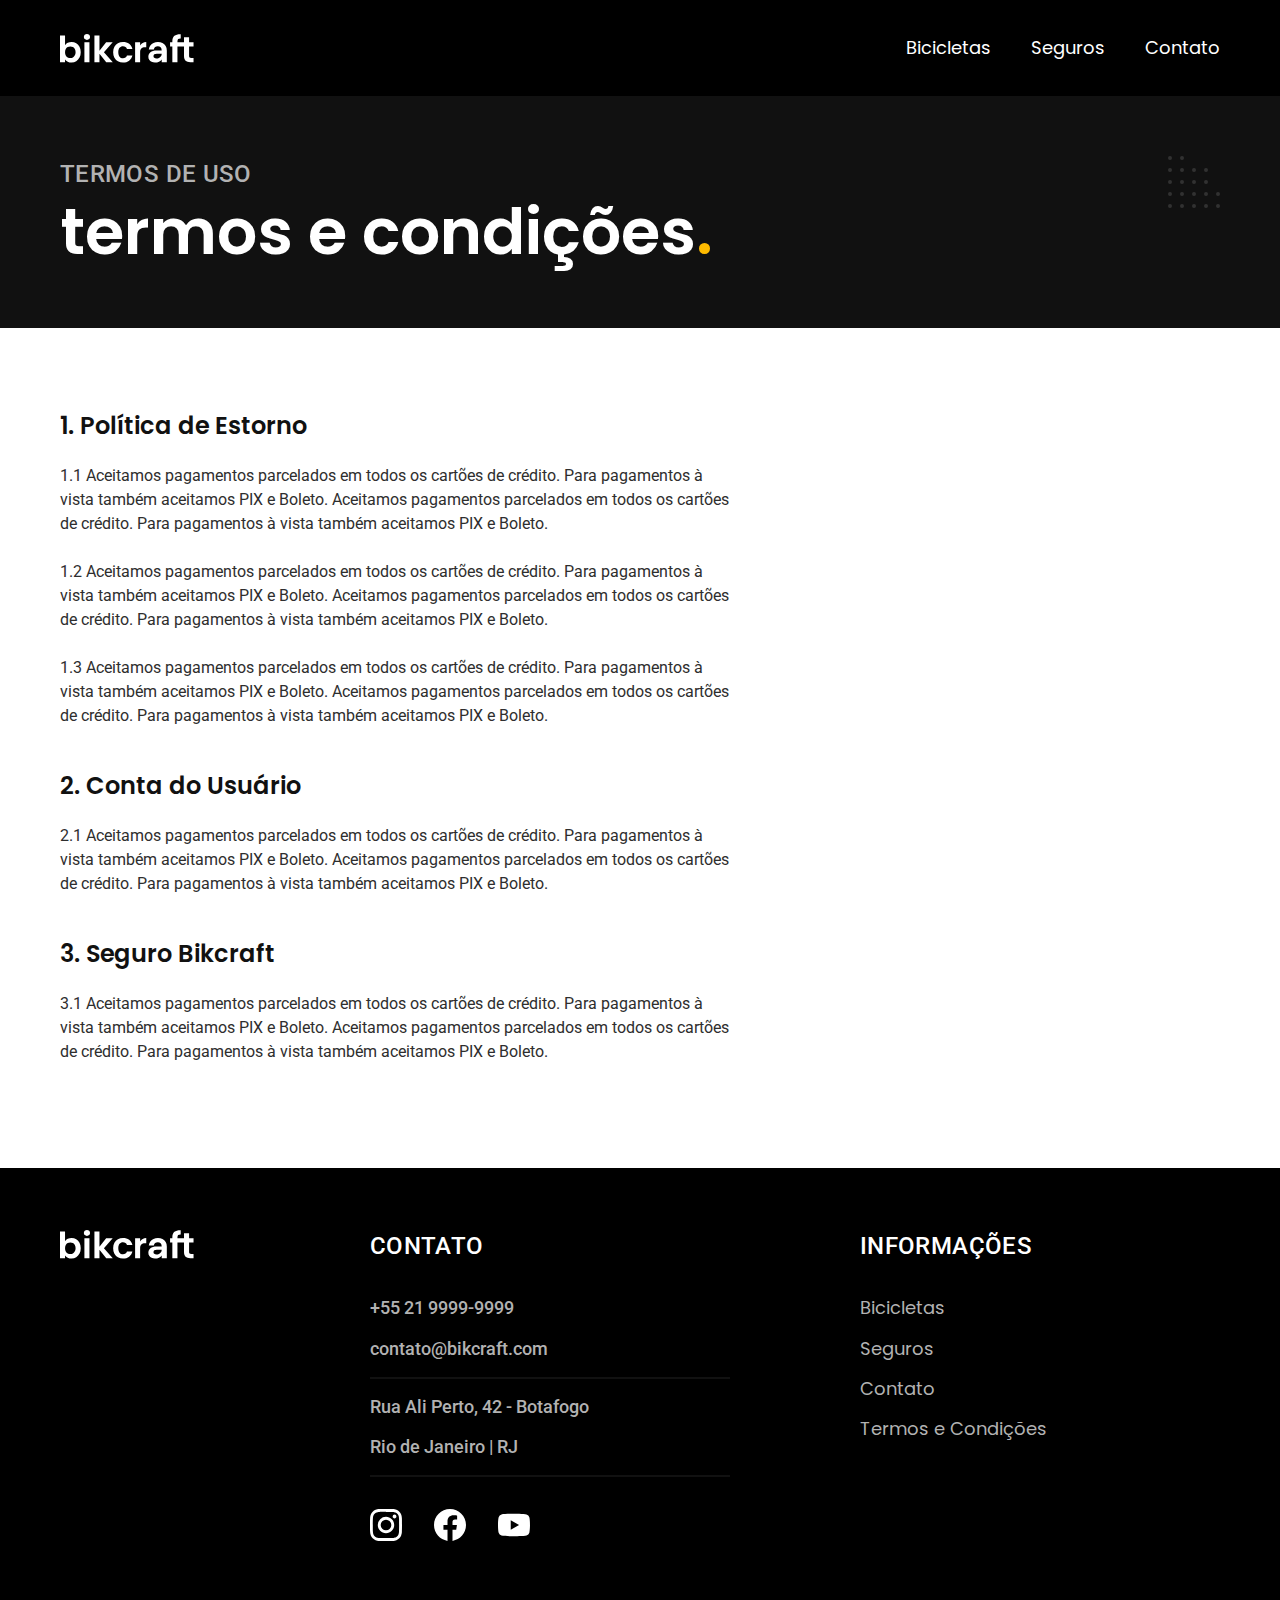
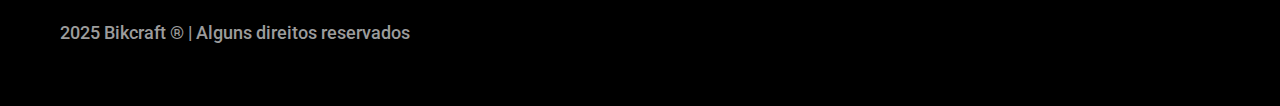
<file: termos.html>
<!DOCTYPE html>
<html lang="pt-br">

<head>
  <meta charset="UTF-8">
  <meta name="viewport" content="width=device-width, initial-scale=1.0">

  <title>Termos e Condições | Bikcraft</title>
  <meta name="description" content="Termos e condições.">

  <link rel="preload" href="./css/style.css" as="style">
  <link rel="stylesheet" href="./css/style.css">

  <link rel="icon" href="./favicon.svg" type="image/svg+xml">

  <link rel="preconnect" href="https://fonts.googleapis.com">
  <link rel="preconnect" href="https://fonts.gstatic.com" crossorigin>
  <link href="https://fonts.googleapis.com/css2?family=Merriweather:ital,opsz,wdth,wght@1,18..144,87..112,900&family=Poppins:wght@400;600&family=Roboto:ital,wght@0,100..900;1,100..900&display=swap" rel="stylesheet">
</head>

<body id="termos">
  <header class="header-bg">
    <div class="header container">
      <a href="./">
        <img src="./img/bikcraft.svg" alt="Bikcraft">
      </a>

      <nav aria-label="primaria">
        <ul class="header-menu font-1-m cor-0">
          <li><a href="./bicicletas.html">Bicicletas</a></li>
          <li><a href="./seguros.html">Seguros</a></li>
          <li><a href="./contato.html">Contato</a></li>
        </ul>
      </nav>
    </div>
  </header>

  <main>
    <div class="titulo-bg">
      <div class="titulo container">
        <p class="font-2-l-b cor-5">Termos de uso</p>
        <h1 class="font-1-xxl cor-0">termos e condições<span class="cor-p1">.</span></h1>
      </div>
    </div>

    <div class="termos font-2-s cor-10 container">
      <h2 class="font-1-l cor-11">1. Política de Estorno</h2>
      <p>1.1 Aceitamos pagamentos parcelados em todos os cartões de crédito. Para pagamentos à vista também aceitamos PIX e Boleto. Aceitamos pagamentos parcelados em todos os cartões de crédito. Para pagamentos à vista também aceitamos PIX e Boleto.</p>
      <p>1.2 Aceitamos pagamentos parcelados em todos os cartões de crédito. Para pagamentos à vista também aceitamos PIX e Boleto. Aceitamos pagamentos parcelados em todos os cartões de crédito. Para pagamentos à vista também aceitamos PIX e Boleto.</p>
      <p>1.3 Aceitamos pagamentos parcelados em todos os cartões de crédito. Para pagamentos à vista também aceitamos PIX e Boleto. Aceitamos pagamentos parcelados em todos os cartões de crédito. Para pagamentos à vista também aceitamos PIX e Boleto.</p>
      <h2 class="font-1-l cor-11">2. Conta do Usuário</h2>
      <p>2.1 Aceitamos pagamentos parcelados em todos os cartões de crédito. Para pagamentos à vista também aceitamos PIX e Boleto. Aceitamos pagamentos parcelados em todos os cartões de crédito. Para pagamentos à vista também aceitamos PIX e Boleto.</p>
      <h2 class="font-1-l cor-11">3. Seguro Bikcraft</h2>
      <p>3.1 Aceitamos pagamentos parcelados em todos os cartões de crédito. Para pagamentos à vista também aceitamos PIX e Boleto. Aceitamos pagamentos parcelados em todos os cartões de crédito. Para pagamentos à vista também aceitamos PIX e Boleto.</p>
    </div>
  </main>

  <footer class="footer-bg">
    <div class="footer container">
      <img src="./img/bikcraft.svg" alt="Bikcraft">
      <div class="footer-contato">
        <h3 class="font-2-l-b cor-0">Contato</h3>
        <ul class="font-2-m cor-5">
          <li><a href="tel:+552199999999">+55 21 9999-9999</a></li>
          <li><a href="mailto:contato@bikcraft.com">contato@bikcraft.com</a></li>
          <li>Rua Ali Perto, 42 - Botafogo</li>
          <li>Rio de Janeiro | RJ</li>
        </ul>
        <div class="footer-redes">
          <a href="./">
            <img src="./img/redes/instagram.svg" alt="Instagram">
          </a>
          <a href="./">
            <img src="./img/redes/facebook.svg" alt="Facebook">
          </a>
          <a href="./">
            <img src="./img/redes/youtube.svg" alt="Youtube">
          </a>
        </div>
      </div>
      <div class="footer-informacoes">
        <h3 class="font-2-l-b cor-0">Informações</h3>
        <nav>
          <ul class="font-1-m cor-5">
            <li><a href="./bicicletas.html">Bicicletas</a></li>
            <li><a href="./seguros.html">Seguros</a></li>
            <li><a href="./contato.html">Contato</a></li>
            <li><a href="./termos.html">Termos e Condições</a></li>
          </ul>
        </nav>
      </div>
      <p class="footer-copy font-2-m cor-6">2025 Bikcraft ® | Alguns direitos reservados</p>
    </div>
  </footer>

</body>

</html>
</file>
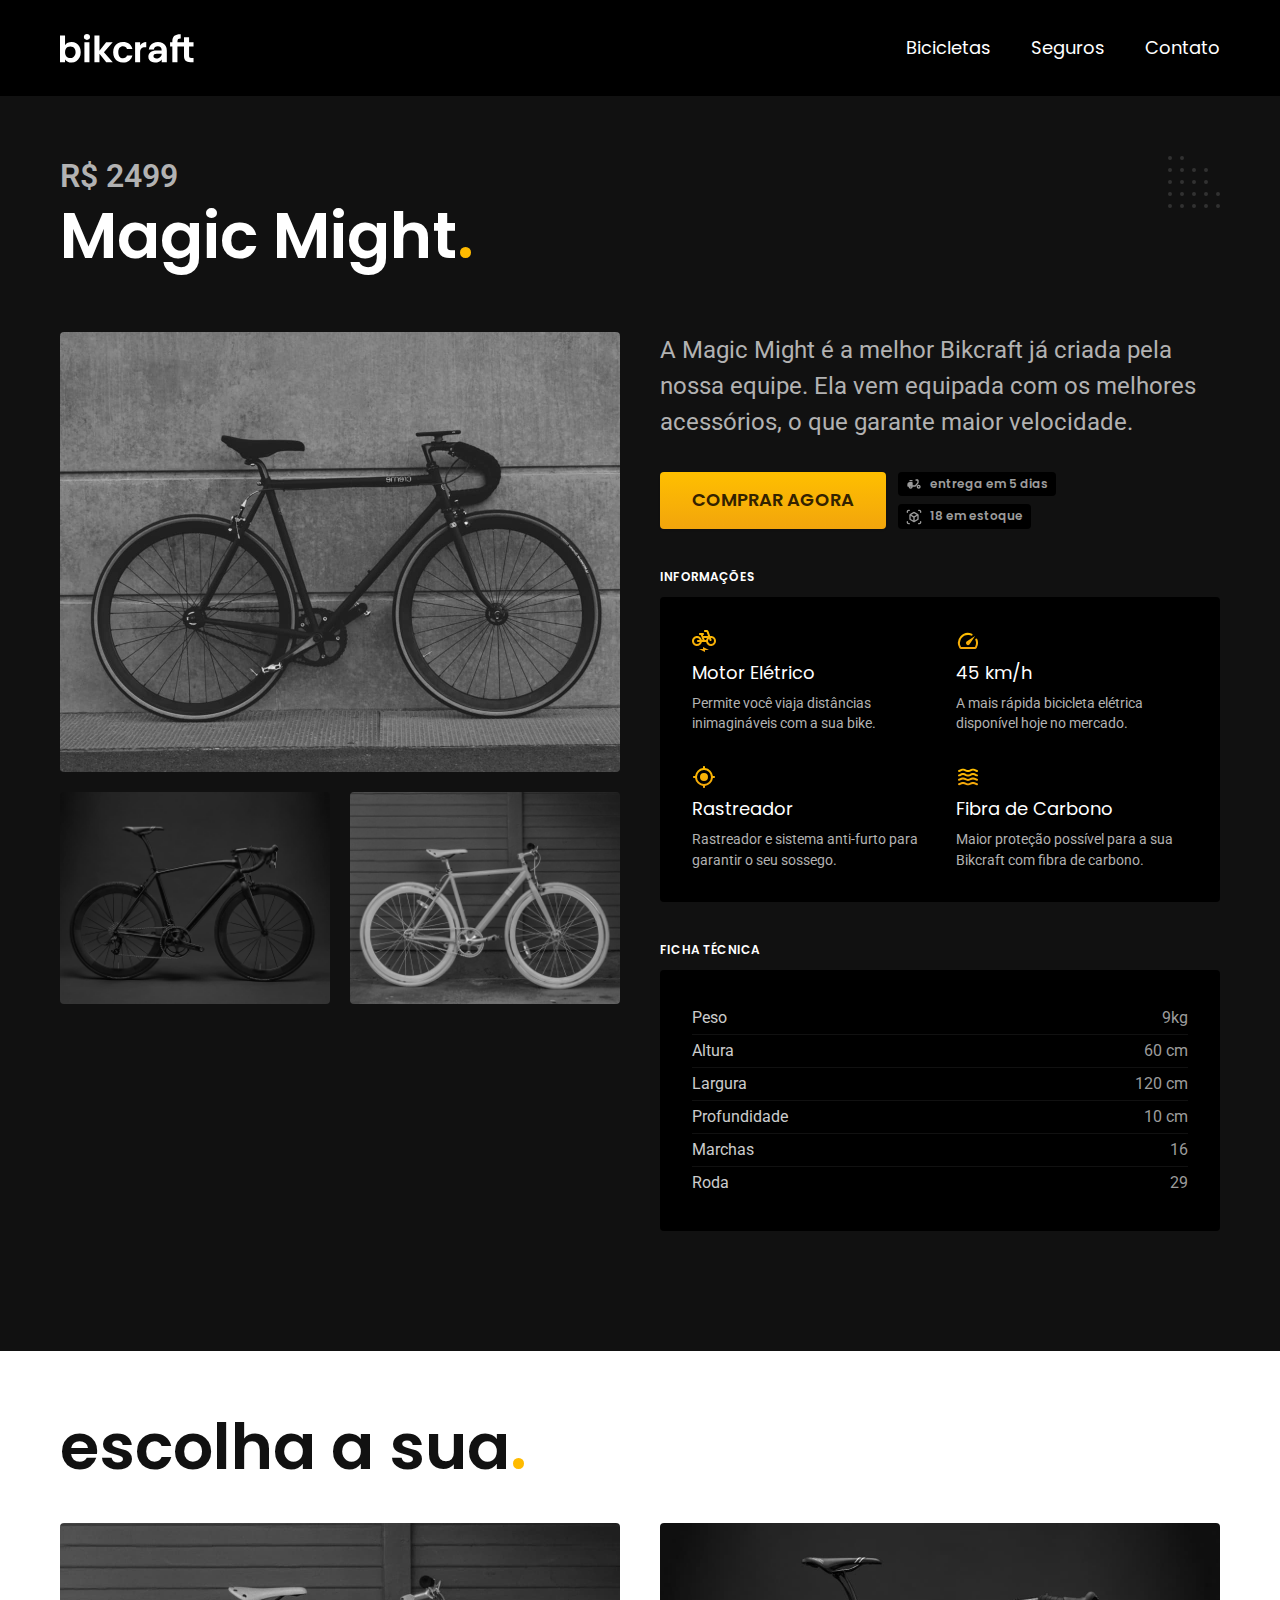
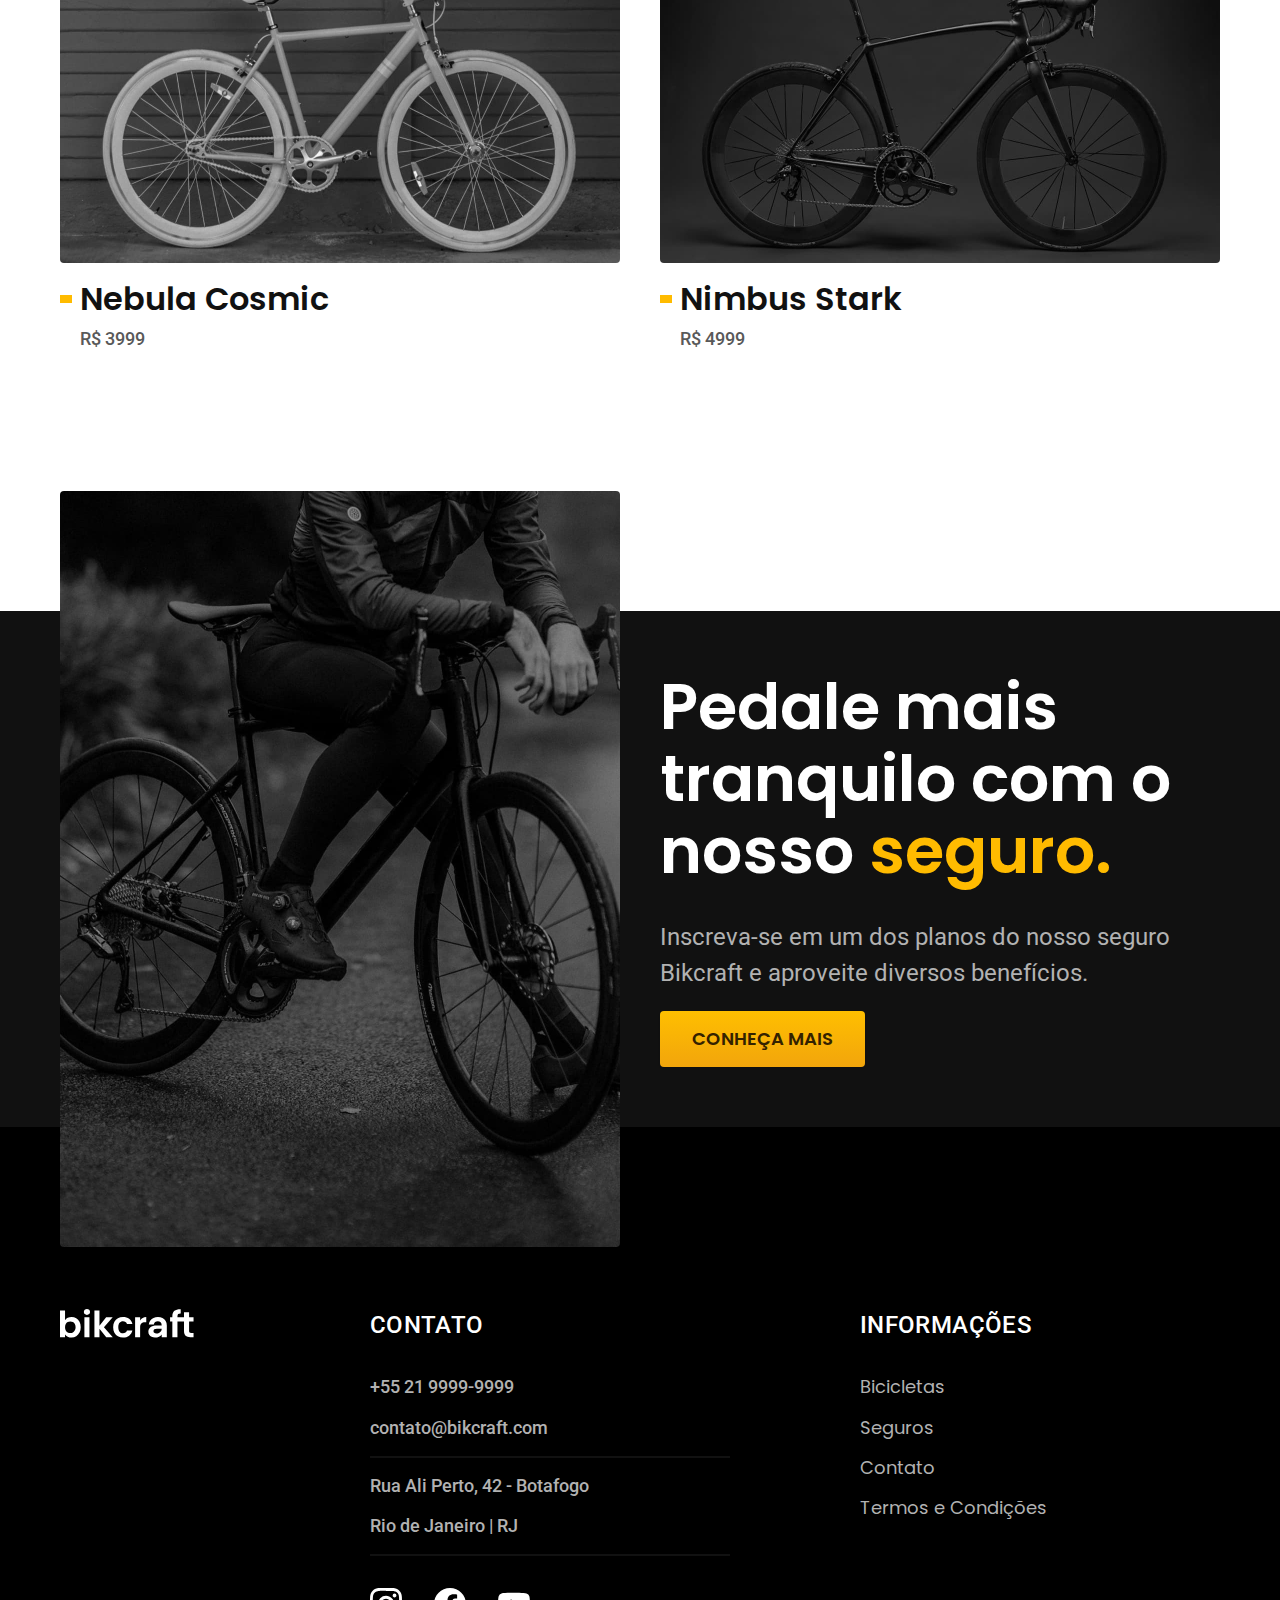
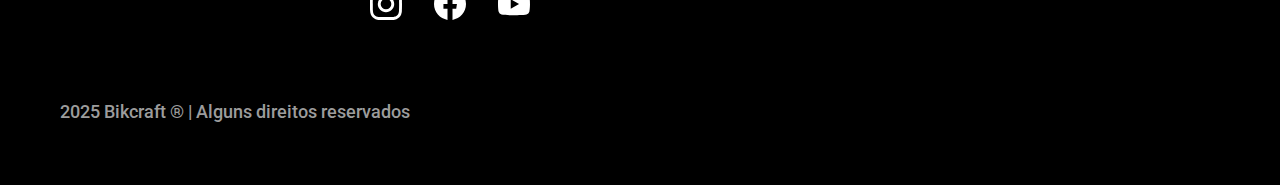
<file: bicicletas/magic.html>
<!DOCTYPE html>
<html lang="pt-br">

<head>
  <meta charset="UTF-8">
  <meta name="viewport" content="width=device-width, initial-scale=1.0">

  <title>Magic Might | Bikcraft</title>
  <meta name="description" content="Termos e condições.">

  <link rel="stylesheet" href="../css/style.css">

  <link rel="icon" href="../favicon.svg" type="image/svg+xml">

  <link rel="preconnect" href="https://fonts.googleapis.com">
  <link rel="preconnect" href="https://fonts.gstatic.com" crossorigin>
  <link href="https://fonts.googleapis.com/css2?family=Merriweather:ital,opsz,wdth,wght@1,18..144,87..112,900&family=Poppins:wght@400;600&family=Roboto:ital,wght@0,100..900;1,100..900&display=swap" rel="stylesheet">
</head>

<body id="bicicleta">
  <header class="header-bg">
    <div class="header container">
      <a href="../">
        <img src="../img/bikcraft.svg" alt="Bikcraft">
      </a>

      <nav aria-label="primaria">
        <ul class="header-menu font-1-m cor-0">
          <li><a href="../bicicletas.html">Bicicletas</a></li>
          <li><a href="../seguros.html">Seguros</a></li>
          <li><a href="../contato.html">Contato</a></li>
        </ul>
      </nav>
    </div>
  </header>

  <main class="titulo-bg">
    <div>
      <div class="titulo container">
        <p class="font-2-xl cor-5">R$ 2499</p>
        <h1 class="font-1-xxl cor-0">Magic Might<span class="cor-p1">.</span></h1>
      </div>
    </div>
    <div class="bicicleta container">
      <div class="bicicleta-imagens">
        <img src="../img/bicicleta/nimbus2.jpg" alt="">
        <img src="../img/bicicleta/nimbus1.jpg" alt="">
        <img src="../img/bicicleta/nimbus3.jpg" alt="">
      </div>
      <div class="bicicleta-conteudo">
        <p class="font-2-l cor-5">A Magic Might é a melhor Bikcraft já criada pela nossa equipe. Ela vem equipada com os melhores acessórios, o que garante maior velocidade.</p>
        <div class="bicicleta-comprar">
          <a class="botao" href="../orcamento.html">Comprar Agora</a>
          <span class="font-1-xs cor-6"><img src="../img/icones/entrega.svg" alt=""> entrega em 5 dias</span>
          <span class="font-1-xs cor-6"><img src="../img/icones/estoque.svg" alt=""> 18 em estoque</span>
        </div>
        <h2 class="font-1-xs cor-0">Informações</h2>
        <ul class="bicicleta-informacoes">
          <li>
            <img src="../img/icones/eletrica.svg" alt="">
            <h3 class="font-1-m cor-0">Motor Elétrico</h3>
            <p class="font-2-xs cor-5">Permite você viaja distâncias inimagináveis com a sua bike.</p>
          </li>
          <li>
            <img src="../img/icones/velocidade.svg" alt="">
            <h3 class="font-1-m cor-0">45 km/h</h3>
            <p class="font-2-xs cor-5">A mais rápida bicicleta elétrica disponível hoje no mercado.</p>
          </li>
          <li>
            <img src="../img/icones/rastreador.svg" alt="">
            <h3 class="font-1-m cor-0">Rastreador</h3>
            <p class="font-2-xs cor-5">Rastreador e sistema anti-furto para garantir o seu sossego.</p>
          </li>
          <li>
            <img src="../img/icones/carbono.svg" alt="">
            <h3 class="font-1-m cor-0">Fibra de Carbono</h3>
            <p class="font-2-xs cor-5">Maior proteção possível para a sua Bikcraft com fibra de carbono.</p>
          </li>
        </ul>
        <h2 class="font-1-xs cor-0">Ficha Técnica</h2>
        <ul class="bicicleta-fichas font-2-s cor-4">
          <li>Peso <span>9kg</span></li>
          <li>Altura <span>60 cm</span></li>
          <li>Largura <span>120 cm</span></li>
          <li>Profundidade <span>10 cm</span></li>
          <li>Marchas <span>16</span></li>
          <li>Roda <span>29</span></li>
        </ul>
      </div>
    </div>
  </main>

  <article class="bicicletas-lista container">
    <h2 class="font-1-xxl">escolha a sua<span class="cor-p1">.</sapn>
    </h2>

    <ul>
      <li>
        <a href="./nebula.html">
          <img src="../img/bicicletas/nebula.jpg" alt="Bicicleta preta">
          <h3 class="font-1-xl">Nebula Cosmic</h3>
          <span class="font-2-m cor-8">R$ 3999</span>
        </a>
      </li>

      <li>
        <a href="./magic.html">
          <img src="../img/bicicletas/nimbus.jpg" alt="Bicicleta preta">
          <h3 class="font-1-xl">Nimbus Stark</h3>
          <span class="font-2-m cor-8">R$ 4999</span>
        </a>
      </li>
    </ul>
  </article>

  <article class="seguro-bg">
    <div class="seguro container">
      <div class="seguro-imagem">
        <img src="../img/fotos/seguros.jpg" alt="Pessoa parada em cima de uma bicicleta.">
      </div>
      <div class="seguro-conteudo">
        <h2 class="font-1-xxl cor-0">Pedale mais tranquilo com o nosso <span class="cor-p1">seguro.</span></h2>
        <p class="font-2-l cor-5">Inscreva-se em um dos planos do nosso seguro Bikcraft e aproveite diversos benefícios.</p>
        <a class="botao" href="../seguros.html">Conheça Mais</a>
      </div>
    </div>
  </article>

  <footer class="footer-bg">
    <div class="footer container">
      <img src="../img/bikcraft.svg" alt="Bikcraft">
      <div class="footer-contato">
        <h3 class="font-2-l-b cor-0">Contato</h3>
        <ul class="font-2-m cor-5">
          <li><a href="tel:+552199999999">+55 21 9999-9999</a></li>
          <li><a href="mailto:contato@bikcraft.com">contato@bikcraft.com</a></li>
          <li>Rua Ali Perto, 42 - Botafogo</li>
          <li>Rio de Janeiro | RJ</li>
        </ul>
        <div class="footer-redes">
          <a href="./">
            <img src="../img/redes/instagram.svg" alt="Instagram">
          </a>
          <a href="./">
            <img src="../img/redes/facebook.svg" alt="Facebook">
          </a>
          <a href="./">
            <img src="../img/redes/youtube.svg" alt="Youtube">
          </a>
        </div>
      </div>
      <div class="footer-informacoes">
        <h3 class="font-2-l-b cor-0">Informações</h3>
        <nav>
          <ul class="font-1-m cor-5">
            <li><a href="../bicicletas.html">Bicicletas</a></li>
            <li><a href="../seguros.html">Seguros</a></li>
            <li><a href="../contato.html">Contato</a></li>
            <li><a href="../termos.html">Termos e Condições</a></li>
          </ul>
        </nav>
      </div>
      <p class="footer-copy font-2-m cor-6">2025 Bikcraft ® | Alguns direitos reservados</p>
    </div>
  </footer>

</body>

</html>
</file>
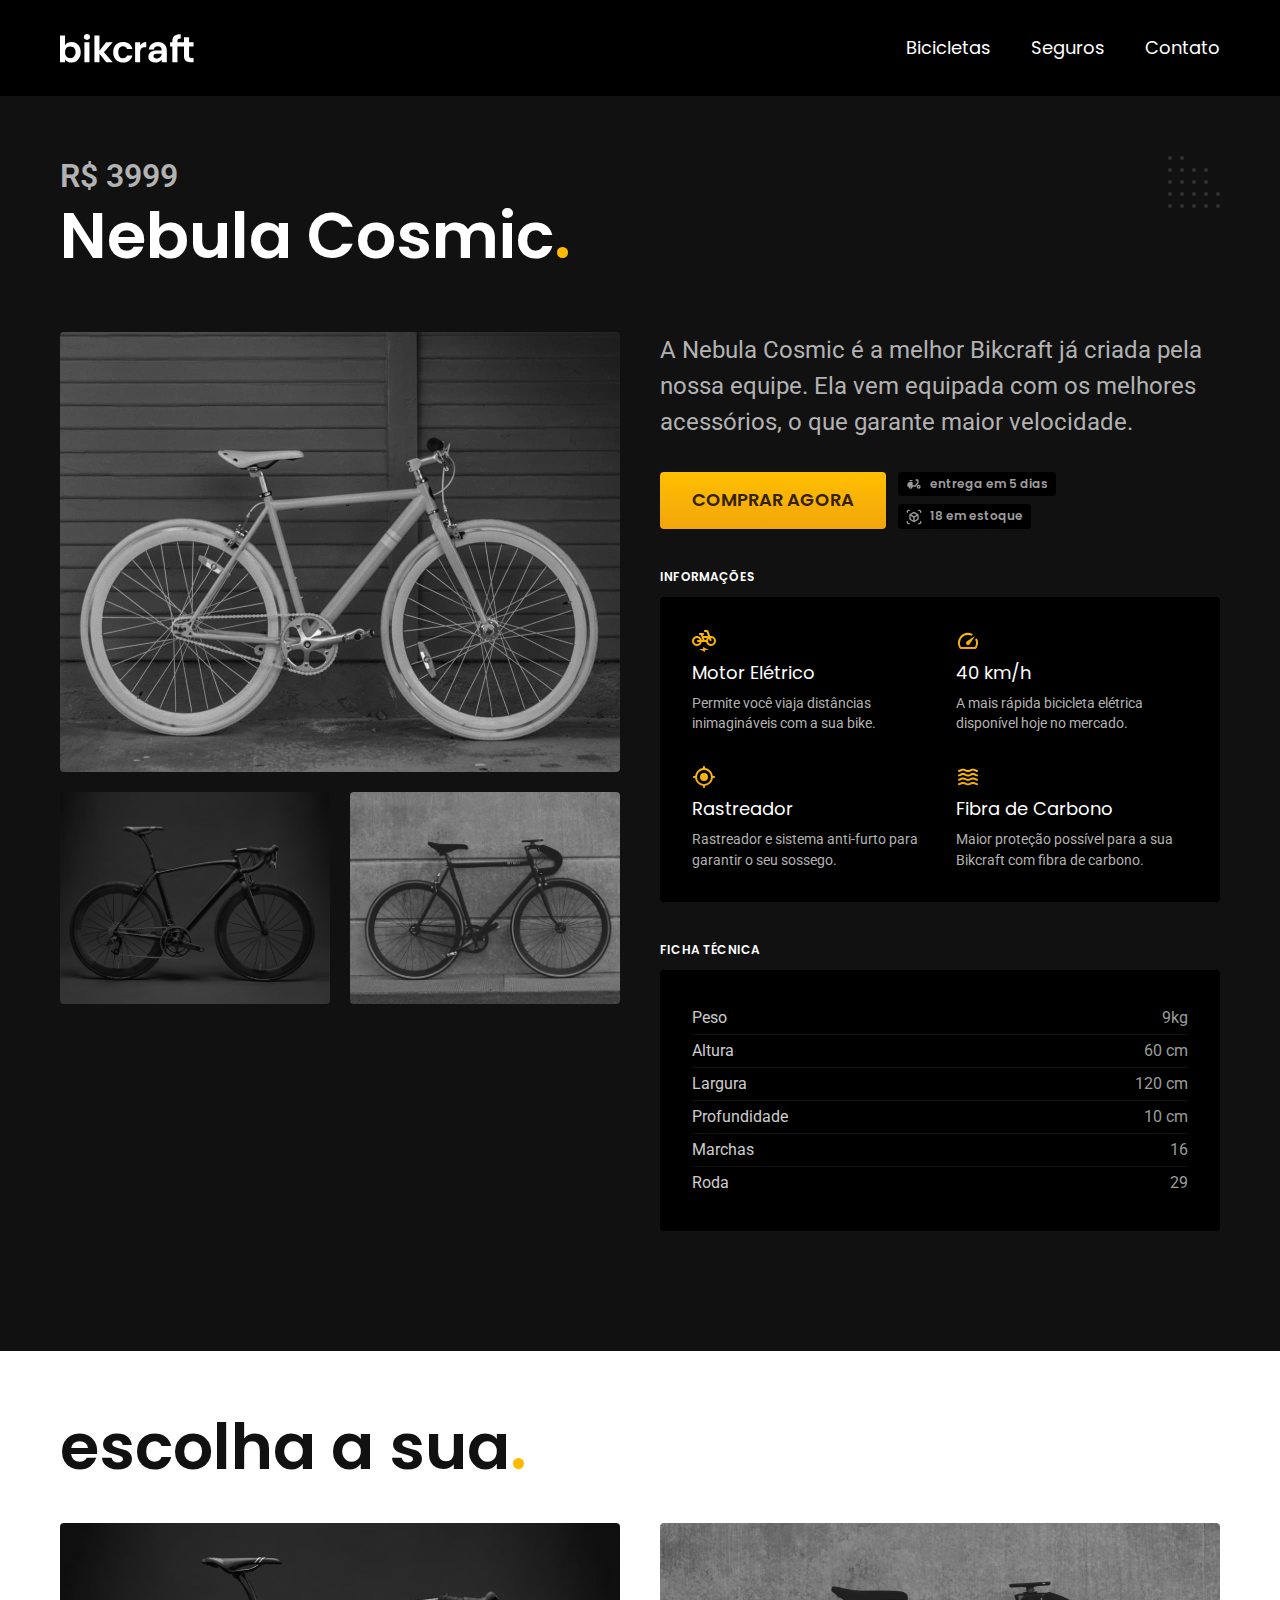
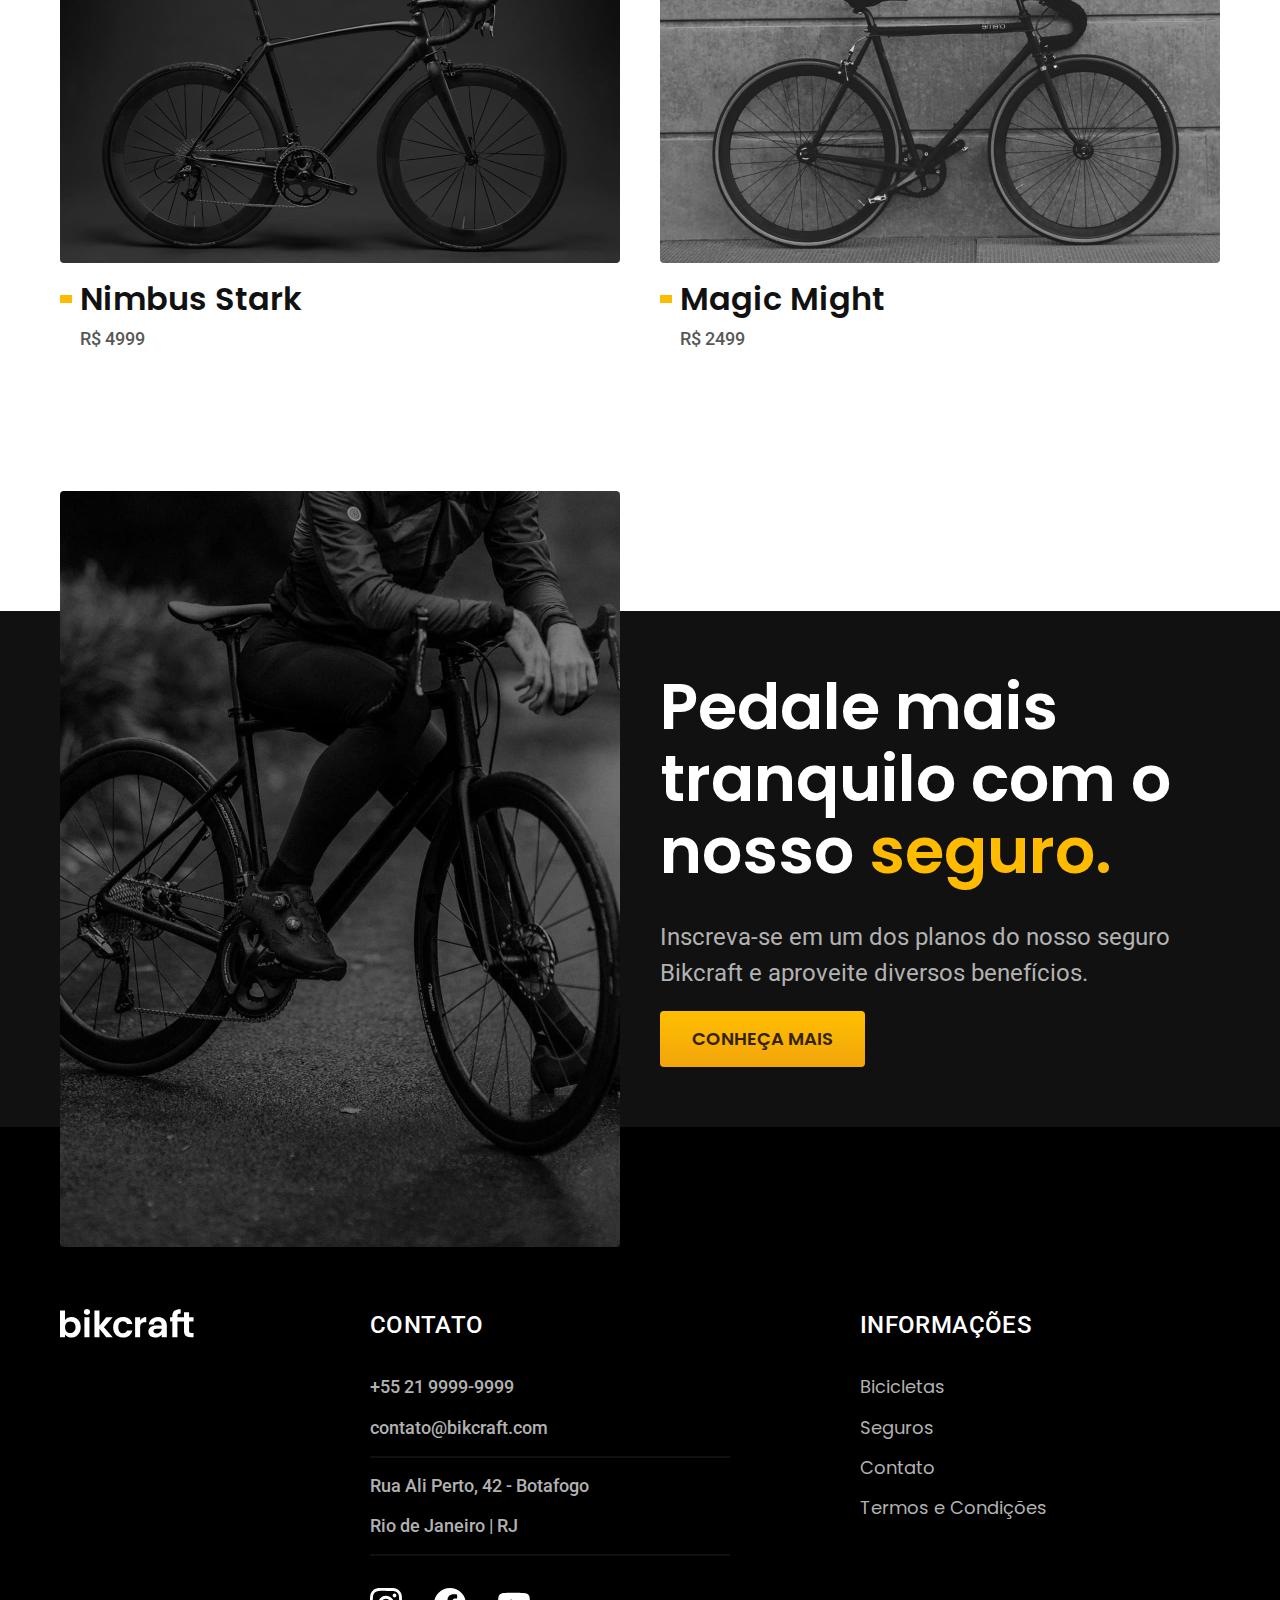
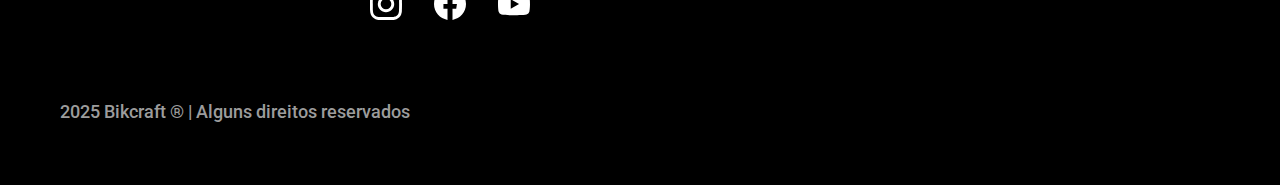
<file: bicicletas/nebula.html>
<!DOCTYPE html>
<html lang="pt-br">

<head>
  <meta charset="UTF-8">
  <meta name="viewport" content="width=device-width, initial-scale=1.0">

  <title>Nebula Cosmic | Bikcraft</title>
  <meta name="description" content="Termos e condições.">

  <link rel="stylesheet" href="../css/style.css">

  <link rel="icon" href="../favicon.svg" type="image/svg+xml">

  <link rel="preconnect" href="https://fonts.googleapis.com">
  <link rel="preconnect" href="https://fonts.gstatic.com" crossorigin>
  <link href="https://fonts.googleapis.com/css2?family=Merriweather:ital,opsz,wdth,wght@1,18..144,87..112,900&family=Poppins:wght@400;600&family=Roboto:ital,wght@0,100..900;1,100..900&display=swap" rel="stylesheet">
</head>

<body id="bicicleta">
  <header class="header-bg">
    <div class="header container">
      <a href="../">
        <img src="../img/bikcraft.svg" alt="Bikcraft">
      </a>

      <nav aria-label="primaria">
        <ul class="header-menu font-1-m cor-0">
          <li><a href="../bicicletas.html">Bicicletas</a></li>
          <li><a href="../seguros.html">Seguros</a></li>
          <li><a href="../contato.html">Contato</a></li>
        </ul>
      </nav>
    </div>
  </header>

  <main class="titulo-bg">
    <div>
      <div class="titulo container">
        <p class="font-2-xl cor-5">R$ 3999</p>
        <h1 class="font-1-xxl cor-0">Nebula Cosmic<span class="cor-p1">.</span></h1>
      </div>
    </div>
    <div class="bicicleta container">
      <div class="bicicleta-imagens">
        <img src="../img/bicicleta/nimbus3.jpg" alt="">
        <img src="../img/bicicleta/nimbus1.jpg" alt="">
        <img src="../img/bicicleta/nimbus2.jpg" alt="">
      </div>
      <div class="bicicleta-conteudo">
        <p class="font-2-l cor-5">A Nebula Cosmic é a melhor Bikcraft já criada pela nossa equipe. Ela vem equipada com os melhores acessórios, o que garante maior velocidade.</p>
        <div class="bicicleta-comprar">
          <a class="botao" href="../orcamento.html">Comprar Agora</a>
          <span class="font-1-xs cor-6"><img src="../img/icones/entrega.svg" alt=""> entrega em 5 dias</span>
          <span class="font-1-xs cor-6"><img src="../img/icones/estoque.svg" alt=""> 18 em estoque</span>
        </div>
        <h2 class="font-1-xs cor-0">Informações</h2>
        <ul class="bicicleta-informacoes">
          <li>
            <img src="../img/icones/eletrica.svg" alt="">
            <h3 class="font-1-m cor-0">Motor Elétrico</h3>
            <p class="font-2-xs cor-5">Permite você viaja distâncias inimagináveis com a sua bike.</p>
          </li>
          <li>
            <img src="../img/icones/velocidade.svg" alt="">
            <h3 class="font-1-m cor-0">40 km/h</h3>
            <p class="font-2-xs cor-5">A mais rápida bicicleta elétrica disponível hoje no mercado.</p>
          </li>
          <li>
            <img src="../img/icones/rastreador.svg" alt="">
            <h3 class="font-1-m cor-0">Rastreador</h3>
            <p class="font-2-xs cor-5">Rastreador e sistema anti-furto para garantir o seu sossego.</p>
          </li>
          <li>
            <img src="../img/icones/carbono.svg" alt="">
            <h3 class="font-1-m cor-0">Fibra de Carbono</h3>
            <p class="font-2-xs cor-5">Maior proteção possível para a sua Bikcraft com fibra de carbono.</p>
          </li>
        </ul>
        <h2 class="font-1-xs cor-0">Ficha Técnica</h2>
        <ul class="bicicleta-fichas font-2-s cor-4">
          <li>Peso <span>9kg</span></li>
          <li>Altura <span>60 cm</span></li>
          <li>Largura <span>120 cm</span></li>
          <li>Profundidade <span>10 cm</span></li>
          <li>Marchas <span>16</span></li>
          <li>Roda <span>29</span></li>
        </ul>
      </div>
    </div>
  </main>

  <article class="bicicletas-lista container">
    <h2 class="font-1-xxl">escolha a sua<span class="cor-p1">.</sapn>
    </h2>

    <ul>
      <li>
        <a href="./nimbus.html">
          <img src="../img/bicicletas/nimbus.jpg" alt="Bicicleta preta">
          <h3 class="font-1-xl">Nimbus Stark</h3>
          <span class="font-2-m cor-8">R$ 4999</span>
        </a>
      </li>

      <li>
        <a href="./magic.html">
          <img src="../img/bicicletas/magic.jpg" alt="Bicicleta preta">
          <h3 class="font-1-xl">Magic Might</h3>
          <span class="font-2-m cor-8">R$ 2499</span>
        </a>
      </li>
    </ul>
  </article>

  <article class="seguro-bg">
    <div class="seguro container">
      <div class="seguro-imagem">
        <img src="../img/fotos/seguros.jpg" alt="Pessoa parada em cima de uma bicicleta.">
      </div>
      <div class="seguro-conteudo">
        <h2 class="font-1-xxl cor-0">Pedale mais tranquilo com o nosso <span class="cor-p1">seguro.</span></h2>
        <p class="font-2-l cor-5">Inscreva-se em um dos planos do nosso seguro Bikcraft e aproveite diversos benefícios.</p>
        <a class="botao" href="../seguros.html">Conheça Mais</a>
      </div>
    </div>
  </article>

  <footer class="footer-bg">
    <div class="footer container">
      <img src="../img/bikcraft.svg" alt="Bikcraft">
      <div class="footer-contato">
        <h3 class="font-2-l-b cor-0">Contato</h3>
        <ul class="font-2-m cor-5">
          <li><a href="tel:+552199999999">+55 21 9999-9999</a></li>
          <li><a href="mailto:contato@bikcraft.com">contato@bikcraft.com</a></li>
          <li>Rua Ali Perto, 42 - Botafogo</li>
          <li>Rio de Janeiro | RJ</li>
        </ul>
        <div class="footer-redes">
          <a href="./">
            <img src="../img/redes/instagram.svg" alt="Instagram">
          </a>
          <a href="./">
            <img src="../img/redes/facebook.svg" alt="Facebook">
          </a>
          <a href="./">
            <img src="../img/redes/youtube.svg" alt="Youtube">
          </a>
        </div>
      </div>
      <div class="footer-informacoes">
        <h3 class="font-2-l-b cor-0">Informações</h3>
        <nav>
          <ul class="font-1-m cor-5">
            <li><a href="../bicicletas.html">Bicicletas</a></li>
            <li><a href="../seguros.html">Seguros</a></li>
            <li><a href="../contato.html">Contato</a></li>
            <li><a href="../termos.html">Termos e Condições</a></li>
          </ul>
        </nav>
      </div>
      <p class="footer-copy font-2-m cor-6">2025 Bikcraft ® | Alguns direitos reservados</p>
    </div>
  </footer>

</body>

</html>
</file>
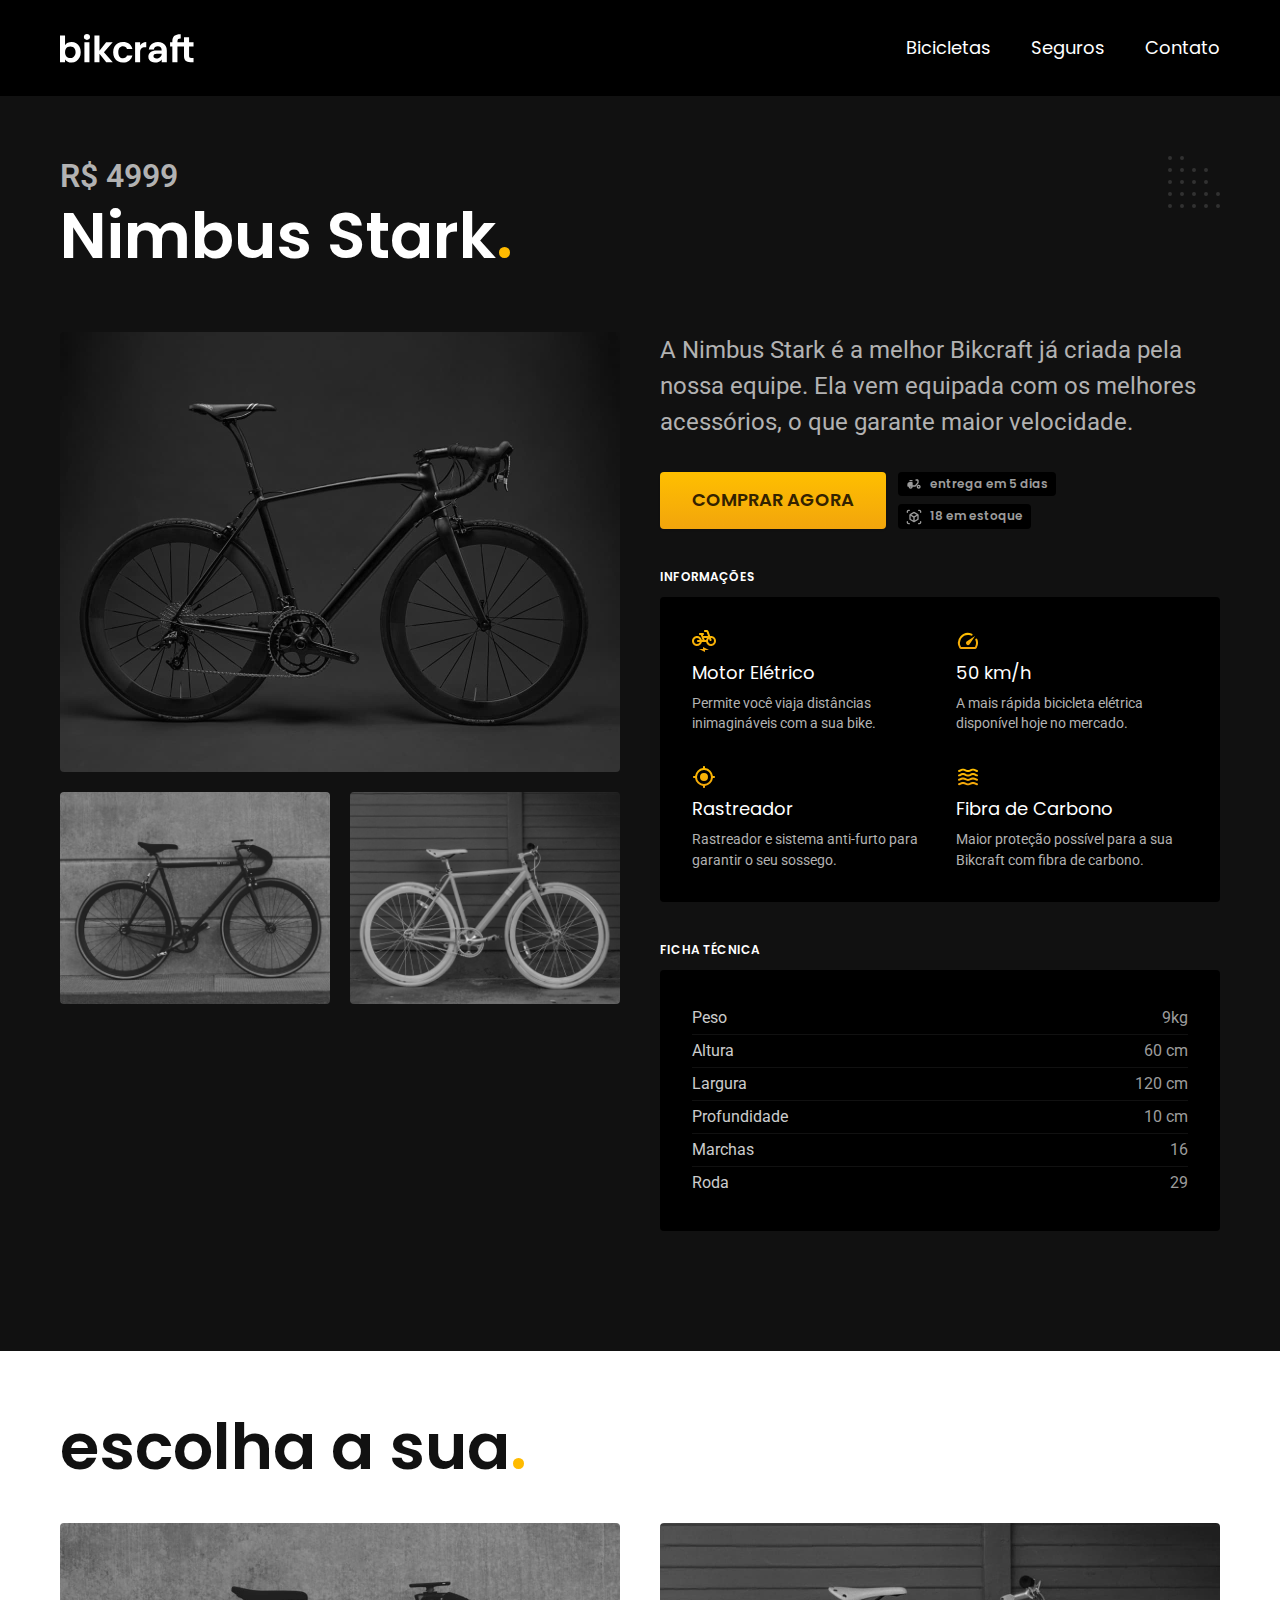
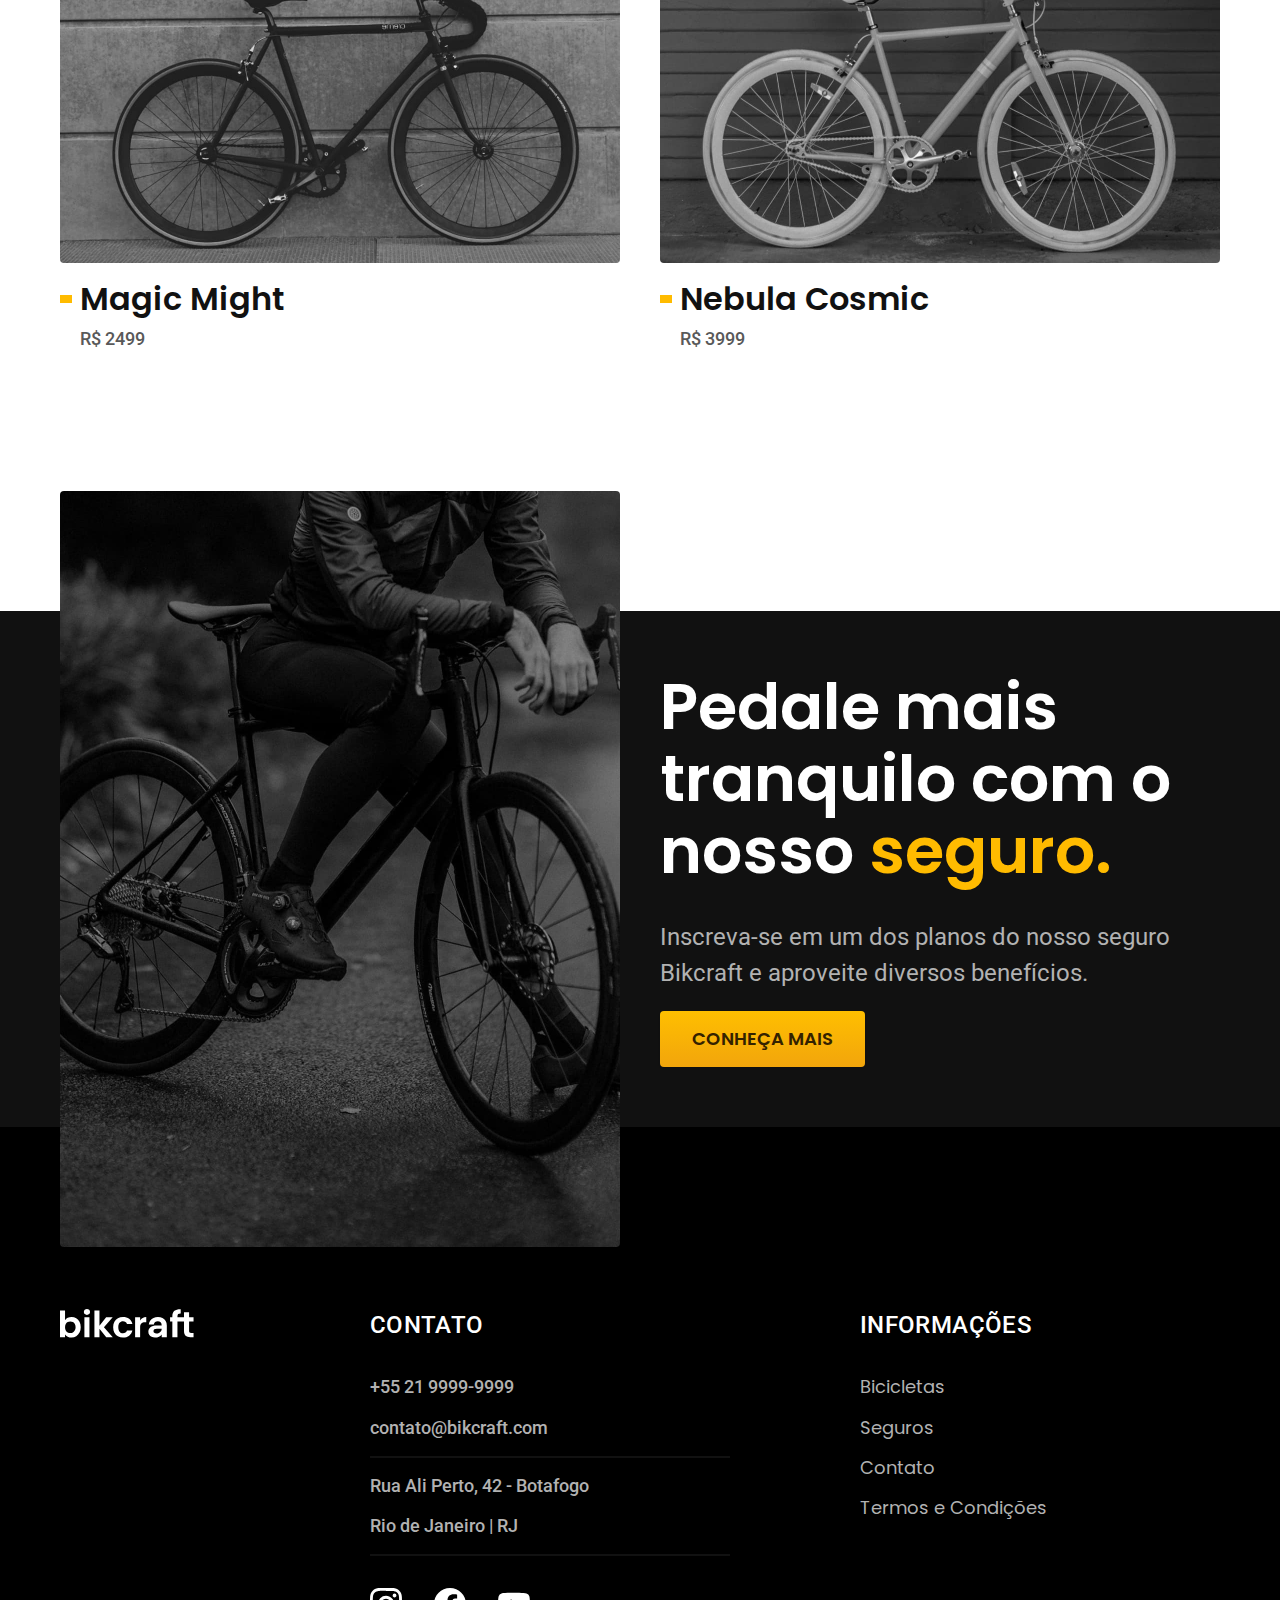
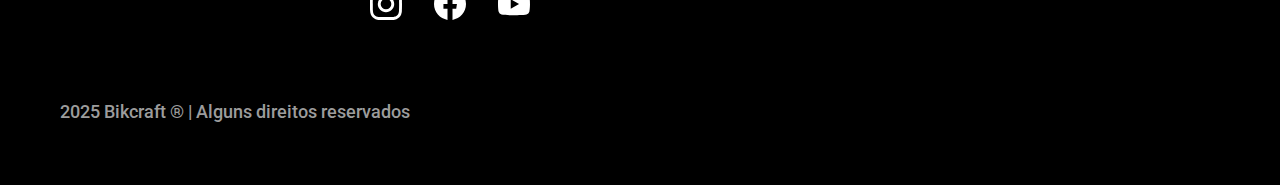
<file: bicicletas/nimbus.html>
<!DOCTYPE html>
<html lang="pt-br">

<head>
  <meta charset="UTF-8">
  <meta name="viewport" content="width=device-width, initial-scale=1.0">

  <title>Nimbus Stark | Bikcraft</title>
  <meta name="description" content="Termos e condições.">

  <link rel="stylesheet" href="../css/style.css">

  <link rel="icon" href="../favicon.svg" type="image/svg+xml">

  <link rel="preconnect" href="https://fonts.googleapis.com">
  <link rel="preconnect" href="https://fonts.gstatic.com" crossorigin>
  <link href="https://fonts.googleapis.com/css2?family=Merriweather:ital,opsz,wdth,wght@1,18..144,87..112,900&family=Poppins:wght@400;600&family=Roboto:ital,wght@0,100..900;1,100..900&display=swap" rel="stylesheet">
</head>

<body id="bicicleta">
  <header class="header-bg">
    <div class="header container">
      <a href="../">
        <img src="../img/bikcraft.svg" alt="Bikcraft">
      </a>

      <nav aria-label="primaria">
        <ul class="header-menu font-1-m cor-0">
          <li><a href="../bicicletas.html">Bicicletas</a></li>
          <li><a href="../seguros.html">Seguros</a></li>
          <li><a href="../contato.html">Contato</a></li>
        </ul>
      </nav>
    </div>
  </header>

  <main class="titulo-bg">
    <div>
      <div class="titulo container">
        <p class="font-2-xl cor-5">R$ 4999</p>
        <h1 class="font-1-xxl cor-0">Nimbus Stark<span class="cor-p1">.</span></h1>
      </div>
    </div>
    <div class="bicicleta container">
      <div class="bicicleta-imagens">
        <img src="../img/bicicleta/nimbus1.jpg" alt="">
        <img src="../img/bicicleta/nimbus2.jpg" alt="">
        <img src="../img/bicicleta/nimbus3.jpg" alt="">
      </div>
      <div class="bicicleta-conteudo">
        <p class="font-2-l cor-5">A Nimbus Stark é a melhor Bikcraft já criada pela nossa equipe. Ela vem equipada com os melhores acessórios, o que garante maior velocidade.</p>
        <div class="bicicleta-comprar">
          <a class="botao" href="../orcamento.html">Comprar Agora</a>
          <span class="font-1-xs cor-6"><img src="../img/icones/entrega.svg" alt=""> entrega em 5 dias</span>
          <span class="font-1-xs cor-6"><img src="../img/icones/estoque.svg" alt=""> 18 em estoque</span>
        </div>
        <h2 class="font-1-xs cor-0">Informações</h2>
        <ul class="bicicleta-informacoes">
          <li>
            <img src="../img/icones/eletrica.svg" alt="">
            <h3 class="font-1-m cor-0">Motor Elétrico</h3>
            <p class="font-2-xs cor-5">Permite você viaja distâncias inimagináveis com a sua bike.</p>
          </li>
          <li>
            <img src="../img/icones/velocidade.svg" alt="">
            <h3 class="font-1-m cor-0">50 km/h</h3>
            <p class="font-2-xs cor-5">A mais rápida bicicleta elétrica disponível hoje no mercado.</p>
          </li>
          <li>
            <img src="../img/icones/rastreador.svg" alt="">
            <h3 class="font-1-m cor-0">Rastreador</h3>
            <p class="font-2-xs cor-5">Rastreador e sistema anti-furto para garantir o seu sossego.</p>
          </li>
          <li>
            <img src="../img/icones/carbono.svg" alt="">
            <h3 class="font-1-m cor-0">Fibra de Carbono</h3>
            <p class="font-2-xs cor-5">Maior proteção possível para a sua Bikcraft com fibra de carbono.</p>
          </li>
        </ul>
        <h2 class="font-1-xs cor-0">Ficha Técnica</h2>
        <ul class="bicicleta-fichas font-2-s cor-4">
          <li>Peso <span>9kg</span></li>
          <li>Altura <span>60 cm</span></li>
          <li>Largura <span>120 cm</span></li>
          <li>Profundidade <span>10 cm</span></li>
          <li>Marchas <span>16</span></li>
          <li>Roda <span>29</span></li>
        </ul>
      </div>
    </div>
  </main>

  <article class="bicicletas-lista container">
    <h2 class="font-1-xxl">escolha a sua<span class="cor-p1">.</sapn>
    </h2>

    <ul>
      <li>
        <a href="./magic.html">
          <img src="../img/bicicletas/magic.jpg" alt="Bicicleta preta">
          <h3 class="font-1-xl">Magic Might</h3>
          <span class="font-2-m cor-8">R$ 2499</span>
        </a>
      </li>

      <li>
        <a href="./nebula.html">
          <img src="../img/bicicletas/nebula.jpg" alt="Bicicleta preta">
          <h3 class="font-1-xl">Nebula Cosmic</h3>
          <span class="font-2-m cor-8">R$ 3999</span>
        </a>
      </li>
    </ul>
  </article>

  <article class="seguro-bg">
    <div class="seguro container">
      <div class="seguro-imagem">
        <img src="../img/fotos/seguros.jpg" alt="Pessoa parada em cima de uma bicicleta.">
      </div>
      <div class="seguro-conteudo">
        <h2 class="font-1-xxl cor-0">Pedale mais tranquilo com o nosso <span class="cor-p1">seguro.</span></h2>
        <p class="font-2-l cor-5">Inscreva-se em um dos planos do nosso seguro Bikcraft e aproveite diversos benefícios.</p>
        <a class="botao" href="../seguros.html">Conheça Mais</a>
      </div>
    </div>
  </article>

  <footer class="footer-bg">
    <div class="footer container">
      <img src="../img/bikcraft.svg" alt="Bikcraft">
      <div class="footer-contato">
        <h3 class="font-2-l-b cor-0">Contato</h3>
        <ul class="font-2-m cor-5">
          <li><a href="tel:+552199999999">+55 21 9999-9999</a></li>
          <li><a href="mailto:contato@bikcraft.com">contato@bikcraft.com</a></li>
          <li>Rua Ali Perto, 42 - Botafogo</li>
          <li>Rio de Janeiro | RJ</li>
        </ul>
        <div class="footer-redes">
          <a href="./">
            <img src="../img/redes/instagram.svg" alt="Instagram">
          </a>
          <a href="./">
            <img src="../img/redes/facebook.svg" alt="Facebook">
          </a>
          <a href="./">
            <img src="../img/redes/youtube.svg" alt="Youtube">
          </a>
        </div>
      </div>
      <div class="footer-informacoes">
        <h3 class="font-2-l-b cor-0">Informações</h3>
        <nav>
          <ul class="font-1-m cor-5">
            <li><a href="../bicicletas.html">Bicicletas</a></li>
            <li><a href="../seguros.html">Seguros</a></li>
            <li><a href="../contato.html">Contato</a></li>
            <li><a href="../termos.html">Termos e Condições</a></li>
          </ul>
        </nav>
      </div>
      <p class="footer-copy font-2-m cor-6">2025 Bikcraft ® | Alguns direitos reservados</p>
    </div>
  </footer>

</body>

</html>
</file>
<file: css/style.css>
/* Global */
@import "./global/global.css";
@import "./utilidades/tipografia.css";
@import "./utilidades/cores.css";

@import "./global/header.css";
@import "./global/footer.css";

/* Utilitários */
@import "./utilidades/componentes.css";
@import "./utilidades/formulario.css";

/* Home */
@import "./home/introducao.css";
@import "./home/tecnologia.css";
@import "./home/parceiros.css";
@import "./home/depoimento.css";

/* Bicicletas */
@import "./bicicletas/bicicletas-lista.css";
@import "./bicicletas/bicicletas.css";

/* Bicicleta */
@import "./bicicleta/bicicleta.css";
@import "./bicicleta/seguro.css";

/* Seguros */
@import "./seguros/seguros.css";
@import "./seguros/vantagens.css";
@import "./seguros/perguntas.css";

/* Contato */
@import "./contato/contato.css";
@import "./contato/lojas.css";

/* Orçamento */
@import "./orcamento/orcamento.css";

/* Termos */
@import "./termos/termos.css";
</file>
